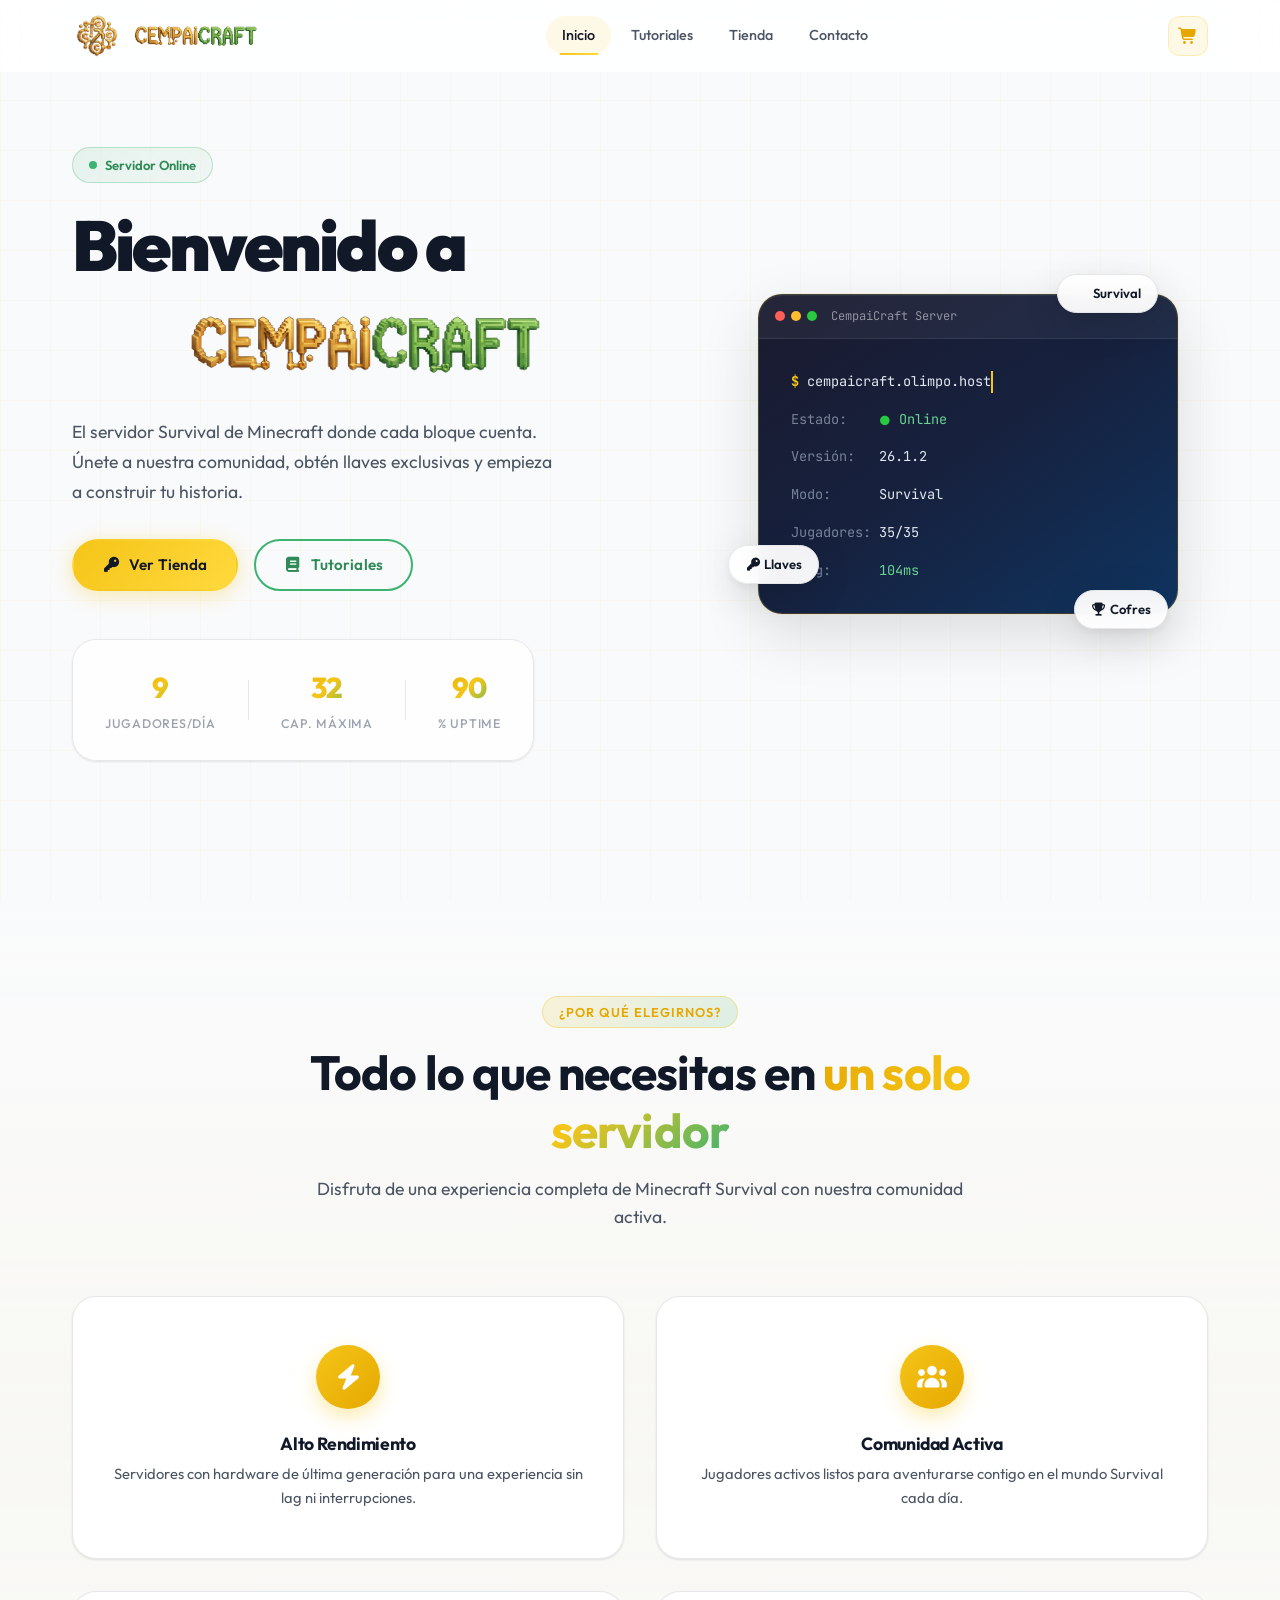
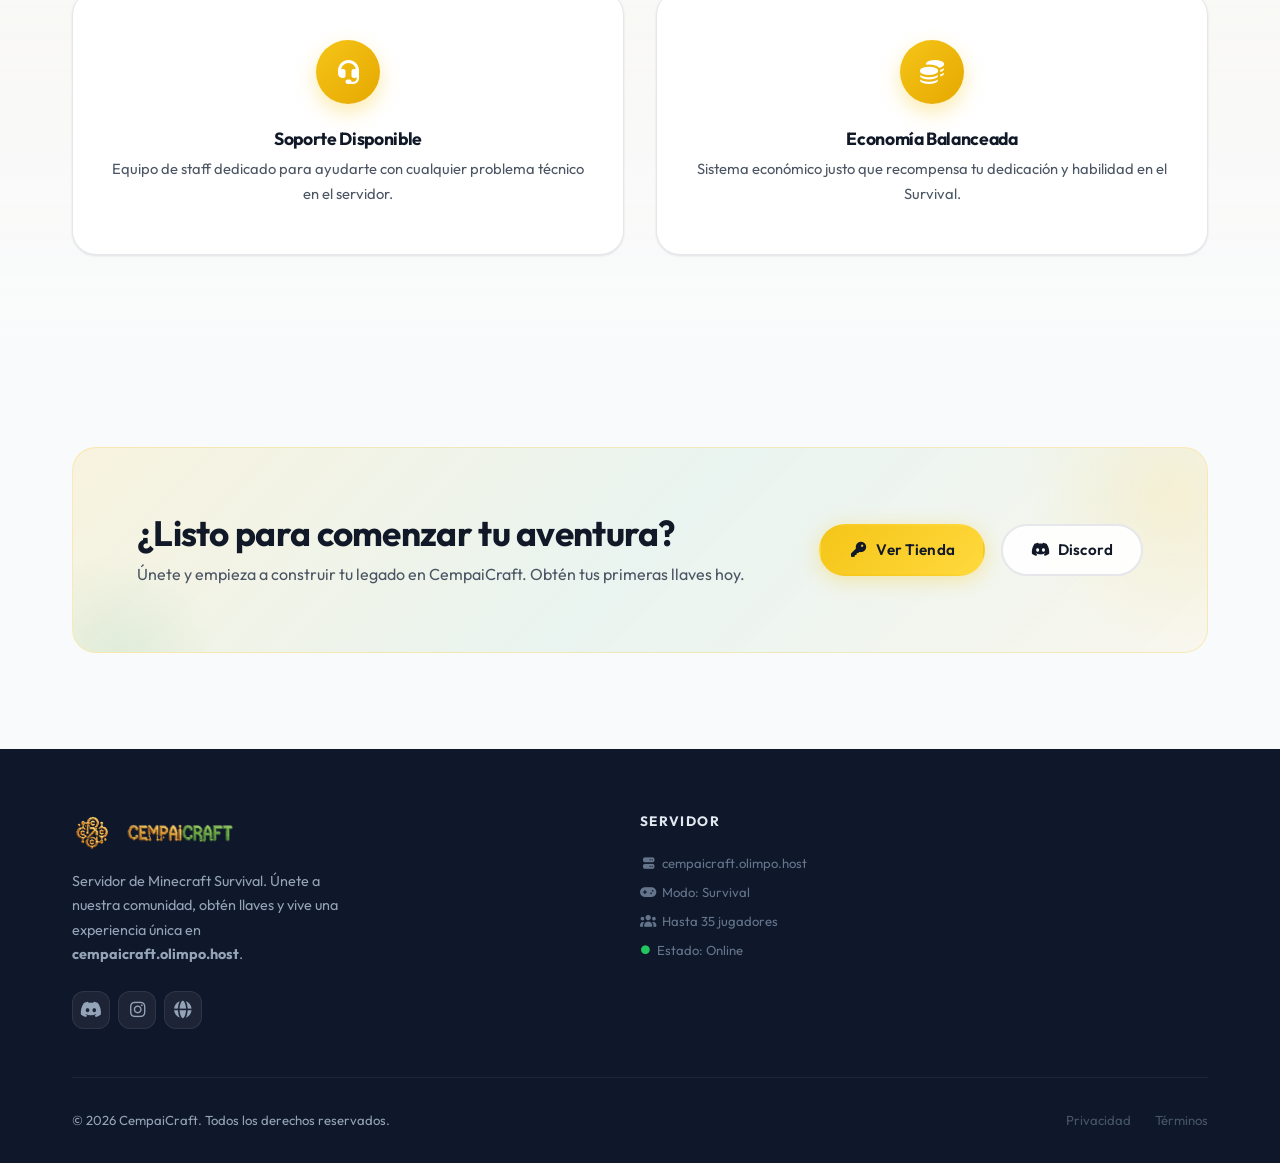
<file: index.html>
<!DOCTYPE html>
<html lang="es">
<head>
  <meta charset="UTF-8" />
  <meta name="viewport" content="width=device-width, initial-scale=1.0" />
  <meta name="description" content="CempaiCraft - Servidor Survival de Minecraft. Únete a nuestra comunidad, aprende comandos, obtén packs de llaves y vive la experiencia." />
  <title>CempaiCraft | Inicio</title>
  <link rel="icon" type="image/png" href="assets/img/Logo.png" />
  <link rel="stylesheet" href="assets/fontawesome/css/all.min.css" />
  <link rel="stylesheet" href="assets/css/main.css" />
  <link rel="stylesheet" href="assets/css/animations.css" />
  <link rel="preconnect" href="https://fonts.googleapis.com" />
  <link rel="preconnect" href="https://fonts.gstatic.com" crossorigin />
  <link href="https://fonts.googleapis.com/css2?family=Outfit:wght@300;400;500;600;700;800;900&family=JetBrains+Mono:wght@400;700&display=swap" rel="stylesheet" />
</head>
<body>
  <!-- Navbar -->
  <div id="navbar-placeholder"></div>

  <!-- Hero -->
  <section class="hero" id="hero">
    <div class="hero__bg-grid"></div>
    <div class="hero__particles" id="particles"></div>

    <div class="hero__content reveal">
      <div class="hero__badge">
        <span class="badge__dot"></span>
        Servidor Online
      </div>
      <h1 class="hero__title">
        Bienvenido a<br/>
        <img src="assets/img/Word.png" alt="CempaiCraft" style="height: clamp(65px, 10vw, 100px); width: auto; object-fit: contain; margin: 10px auto 0; display: block;" />
      </h1>
      <p class="hero__subtitle">
        El servidor Survival de Minecraft donde cada bloque cuenta. Únete a nuestra comunidad,
        obtén llaves exclusivas y empieza a construir tu historia.
      </p>
      <div class="hero__actions">
        <a href="pages/micropagos.html" class="btn btn--primary" id="hero-shop-btn">
          <i class="fa-solid fa-key"></i> Ver Tienda
        </a>
        <a href="pages/tutorial.html" class="btn btn--outline" id="hero-tutorial-btn">
          <i class="fa-solid fa-book"></i> Tutoriales
        </a>
      </div>

      <div class="hero__stats">
        <div class="stat">
          <span class="stat__number" data-target="10">0</span>
          <span class="stat__label">Jugadores/día</span>
        </div>
        <div class="stat__divider"></div>
        <div class="stat">
          <span class="stat__number" data-target="35">0</span>
          <span class="stat__label">Cap. máxima</span>
        </div>
        <div class="stat__divider"></div>
        <div class="stat">
          <span class="stat__number" data-target="98">0</span>
          <span class="stat__label">% Uptime</span>
        </div>
      </div>
    </div>

    <!-- Terminal card -->
    <div class="hero__visual reveal reveal--right">
      <div class="hero__card-container">
        <div class="minecraft-card">
          <div class="minecraft-card__header">
            <div class="mc-dot mc-dot--red"></div>
            <div class="mc-dot mc-dot--yellow"></div>
            <div class="mc-dot mc-dot--green"></div>
            <span>CempaiCraft Server</span>
          </div>
          <div class="minecraft-card__body">
            <div class="mc-line">
              <span class="mc-prompt">$</span>
              <span class="mc-text typing">cempaicraft.olimpo.host</span>
            </div>
            <div class="mc-line mc-line--info">
              <span class="mc-label">Estado:</span>
              <span class="mc-status"><i class="fa-solid fa-circle" style="color:#28C840;font-size:.6rem;"></i> Online</span>
            </div>
            <div class="mc-line mc-line--info">
              <span class="mc-label">Versión:</span>
              <span class="mc-value">26.1.2</span>
            </div>
            <div class="mc-line mc-line--info">
              <span class="mc-label">Modo:</span>
              <span class="mc-value">Survival</span>
            </div>
            <div class="mc-line mc-line--info">
              <span class="mc-label">Jugadores:</span>
              <span class="mc-value">35/35</span>
            </div>
            <div class="mc-line mc-line--info">
              <span class="mc-label">Ping:</span>
              <span class="mc-value mc-value--green" id="ping-display">104ms</span>
            </div>
          </div>
        </div>
        <!-- Floating badges -->
        <div class="floating-badge floating-badge--1">
          <i class="fa-solid fa-pickaxe"></i> Survival
        </div>
        <div class="floating-badge floating-badge--2">
          <i class="fa-solid fa-key"></i> Llaves
        </div>
        <div class="floating-badge floating-badge--3">
          <i class="fa-solid fa-trophy"></i> Cofres
        </div>
      </div>
    </div>
  </section>

  <!-- Features -->
  <section class="features" id="features">
    <div class="container">
      <div class="section-header reveal">
        <span class="section-tag">¿Por qué elegirnos?</span>
        <h2>Todo lo que necesitas en <span class="gradient-text">un solo servidor</span></h2>
        <p>Disfruta de una experiencia completa de Minecraft Survival con nuestra comunidad activa.</p>
      </div>

      <div class="features__grid">
        <!-- Card 1 -->
        <div class="feature-card reveal" style="--delay:0.1s">
          <div class="feature-card__icon">
            <i class="fa-solid fa-bolt"></i>
          </div>
          <h3>Alto Rendimiento</h3>
          <p>Servidores con hardware de última generación para una experiencia sin lag ni interrupciones.</p>
        </div>

        <!-- Card 2 -->
        <div class="feature-card reveal" style="--delay:0.2s">
          <div class="feature-card__icon">
            <i class="fa-solid fa-users"></i>
          </div>
          <h3>Comunidad Activa</h3>
          <p>Jugadores activos listos para aventurarse contigo en el mundo Survival cada día.</p>
        </div>

        <!-- Card 3 -->
        <div class="feature-card reveal" style="--delay:0.3s">
          <div class="feature-card__icon">
            <i class="fa-solid fa-headset"></i>
          </div>
          <h3>Soporte Disponible</h3>
          <p>Equipo de staff dedicado para ayudarte con cualquier problema técnico en el servidor.</p>
        </div>

        <!-- Card 4 -->
        <div class="feature-card reveal" style="--delay:0.4s">
          <div class="feature-card__icon">
            <i class="fa-solid fa-coins"></i>
          </div>
          <h3>Economía Balanceada</h3>
          <p>Sistema económico justo que recompensa tu dedicación y habilidad en el Survival.</p>
        </div>
      </div>
    </div>
  </section>

  <!-- CTA -->
  <section class="cta" id="cta">
    <div class="container">
      <div class="cta__inner reveal">
        <div class="cta__text">
          <h2>¿Listo para comenzar tu aventura?</h2>
          <p>Únete y empieza a construir tu legado en CempaiCraft. Obtén tus primeras llaves hoy.</p>
        </div>
        <div class="cta__actions">
          <a href="pages/micropagos.html" class="btn btn--primary" id="cta-shop-btn">
            <i class="fa-solid fa-key"></i> Ver Tienda
          </a>
          <a href="pages/contacto.html" class="btn btn--ghost" id="cta-contact-btn">
            <i class="fa-brands fa-discord"></i> Discord
          </a>
        </div>
      </div>
    </div>
  </section>

  <!-- Footer -->
  <div id="footer-placeholder"></div>

  <script src="assets/js/components.js"></script>
  <script src="assets/js/animations.js"></script>
  <script src="assets/js/cart.js"></script>
  <script src="assets/js/main.js"></script>
  <script>
    /* ── Ping oscillation 100-110ms ── */
    (function () {
      const el = document.getElementById('ping-display');
      if (!el) return;
      setInterval(() => {
        const ping = Math.floor(Math.random() * 11) + 100;
        el.textContent = ping + 'ms';
      }, 3000);
    })();
  </script>
</body>
</html>
</file>
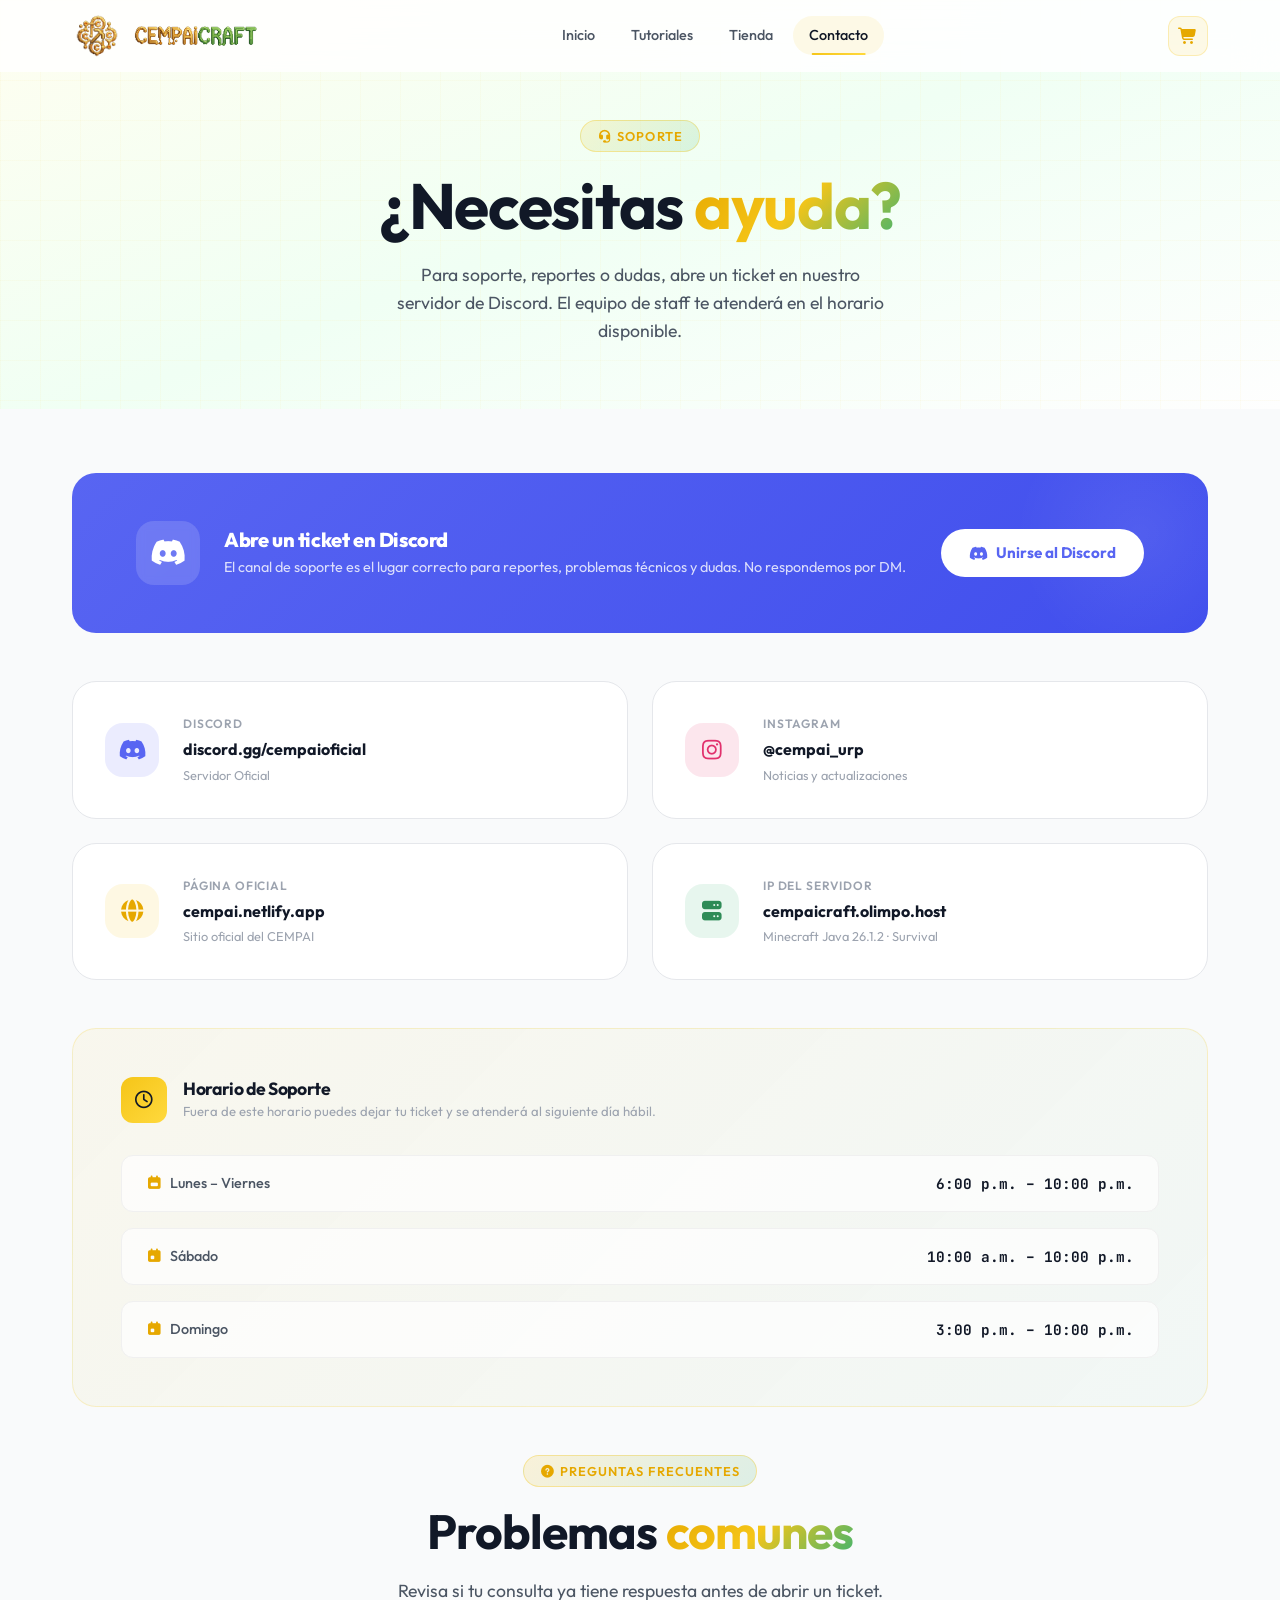
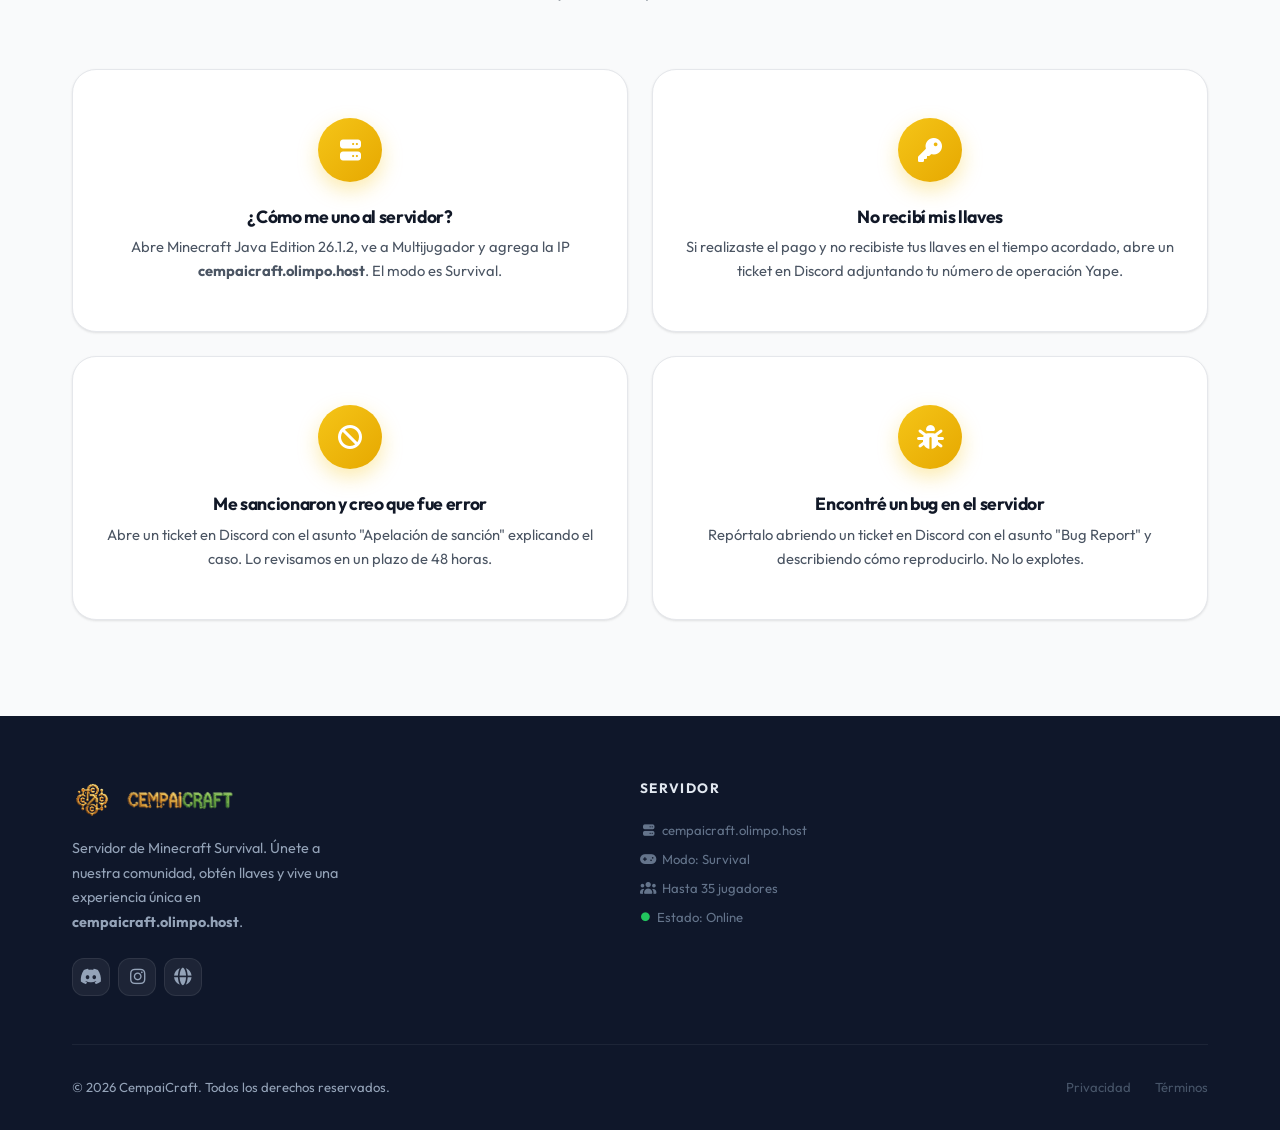
<file: pages/contacto.html>
<!DOCTYPE html>
<html lang="es">
<head>
  <meta charset="UTF-8" />
  <meta name="viewport" content="width=device-width, initial-scale=1.0" />
  <meta name="description" content="Contacta al equipo de CempaiCraft. Abre un ticket en Discord para soporte técnico, reportes o dudas del servidor Survival." />
  <title>Contacto | CempaiCraft</title>
  <link rel="icon" type="image/png" href="../assets/img/Logo.png" />
  <link rel="stylesheet" href="../assets/fontawesome/css/all.min.css" />
  <link rel="stylesheet" href="../assets/css/main.css" />
  <link rel="stylesheet" href="../assets/css/animations.css" />
  <link rel="preconnect" href="https://fonts.googleapis.com" />
  <link rel="preconnect" href="https://fonts.gstatic.com" crossorigin />
  <link href="https://fonts.googleapis.com/css2?family=Outfit:wght@300;400;500;600;700;800;900&family=JetBrains+Mono:wght@400;700&display=swap" rel="stylesheet" />
  <style>
    /* ── Contact page styles ── */
    .contact-section {
      padding: var(--spacing-3xl) 0 var(--spacing-4xl);
    }

    /* Discord CTA Banner */
    .discord-banner {
      display: flex;
      align-items: center;
      justify-content: space-between;
      gap: var(--spacing-xl);
      padding: var(--spacing-2xl) var(--spacing-3xl);
      background: linear-gradient(135deg, #5865F2 0%, #404EED 100%);
      border-radius: var(--radius-xl);
      margin-bottom: var(--spacing-2xl);
      position: relative;
      overflow: hidden;
    }

    .discord-banner::before {
      content: '';
      position: absolute;
      top: -40%;
      right: -5%;
      width: 250px;
      height: 250px;
      background: radial-gradient(circle, rgba(255,255,255,0.08), transparent 70%);
      pointer-events: none;
    }

    .discord-banner__left {
      display: flex;
      align-items: center;
      gap: var(--spacing-lg);
      position: relative;
      z-index: 1;
    }

    .discord-banner__icon {
      width: 64px;
      height: 64px;
      background: rgba(255,255,255,0.15);
      border-radius: var(--radius-lg);
      display: flex;
      align-items: center;
      justify-content: center;
      font-size: 1.8rem;
      color: #fff;
      flex-shrink: 0;
      backdrop-filter: blur(4px);
    }

    .discord-banner__text h3 {
      font-size: 1.25rem;
      font-weight: 800;
      color: #fff;
      margin-bottom: 4px;
    }

    .discord-banner__text p {
      font-size: 0.9rem;
      color: rgba(255,255,255,0.8);
      margin: 0;
    }

    .discord-banner__btn {
      display: inline-flex;
      align-items: center;
      gap: 0.5rem;
      padding: 0.75rem 1.75rem;
      background: #fff;
      color: #5865F2;
      border-radius: var(--radius-full);
      font-weight: 700;
      font-size: 0.95rem;
      transition: all var(--transition-spring);
      white-space: nowrap;
      flex-shrink: 0;
      position: relative;
      z-index: 1;
    }

    .discord-banner__btn:hover {
      transform: translateY(-3px);
      box-shadow: 0 8px 24px rgba(0,0,0,0.25);
    }

    /* Contact cards grid */
    .contact-cards {
      display: grid;
      grid-template-columns: repeat(2, 1fr);
      gap: var(--spacing-lg);
      margin-bottom: var(--spacing-2xl);
    }

    .contact-card {
      display: flex;
      align-items: center;
      gap: var(--spacing-lg);
      padding: var(--spacing-xl);
      background: var(--color-surface);
      border: 1px solid var(--color-border);
      border-radius: var(--radius-xl);
      transition: all var(--transition-slow);
      text-decoration: none;
      color: inherit;
    }

    .contact-card:hover {
      transform: translateY(-4px);
      box-shadow: var(--shadow-lg);
      border-color: rgba(245,197,24,0.35);
    }

    .contact-card--discord:hover  { border-color: rgba(88,101,242,0.4);  box-shadow: 0 8px 30px rgba(88,101,242,0.12); }
    .contact-card--instagram:hover { border-color: rgba(225,48,108,0.4); box-shadow: 0 8px 30px rgba(225,48,108,0.12); }

    .contact-card__icon {
      width: 54px;
      height: 54px;
      border-radius: var(--radius-lg);
      display: flex;
      align-items: center;
      justify-content: center;
      font-size: 1.4rem;
      flex-shrink: 0;
      transition: transform var(--transition-spring);
    }

    .contact-card:hover .contact-card__icon { transform: scale(1.12) rotate(-5deg); }

    .contact-card--discord   .contact-card__icon { background: rgba(88,101,242,0.12);  color: #5865F2; }
    .contact-card--instagram .contact-card__icon { background: rgba(225,48,108,0.12); color: #E1306C; }
    .contact-card--web       .contact-card__icon { background: rgba(245,197,24,0.12);  color: var(--color-primary-dark); }
    .contact-card--server    .contact-card__icon { background: rgba(60,179,113,0.12);  color: var(--color-secondary-dark); }

    .contact-card__label {
      font-size: 0.75rem;
      font-weight: 600;
      text-transform: uppercase;
      letter-spacing: 0.07em;
      color: var(--color-text-muted);
      margin-bottom: 4px;
    }

    .contact-card__value {
      font-size: 1rem;
      font-weight: 700;
      color: var(--color-text-primary);
      word-break: break-all;
    }

    .contact-card__sub {
      font-size: 0.8rem;
      color: var(--color-text-muted);
      margin-top: 2px;
    }

    /* Schedule */
    .schedule-card {
      background: linear-gradient(135deg, rgba(245,197,24,0.06), rgba(60,179,113,0.04));
      border: 1px solid rgba(245,197,24,0.2);
      border-radius: var(--radius-xl);
      padding: var(--spacing-2xl);
      margin-bottom: var(--spacing-2xl);
    }

    .schedule-card__header {
      display: flex;
      align-items: center;
      gap: var(--spacing-md);
      margin-bottom: var(--spacing-xl);
    }

    .schedule-card__header-icon {
      width: 46px;
      height: 46px;
      background: var(--gradient-primary);
      border-radius: var(--radius-md);
      display: flex;
      align-items: center;
      justify-content: center;
      font-size: 1.1rem;
      color: var(--color-text-primary);
      flex-shrink: 0;
    }

    .schedule-card__header h3 { font-size: 1.1rem; margin: 0; }
    .schedule-card__header p  { font-size: 0.82rem; color: var(--color-text-muted); margin: 2px 0 0; }

    .schedule-rows {
      display: flex;
      flex-direction: column;
      gap: var(--spacing-md);
    }

    .schedule-row {
      display: flex;
      align-items: center;
      justify-content: space-between;
      padding: var(--spacing-md) var(--spacing-lg);
      background: rgba(255,255,255,0.7);
      border: 1px solid var(--color-border-light);
      border-radius: var(--radius-md);
    }

    .schedule-row__day {
      display: flex;
      align-items: center;
      gap: var(--spacing-sm);
      font-size: 0.9rem;
      font-weight: 500;
      color: var(--color-text-secondary);
    }

    .schedule-row__day i { color: var(--color-primary-dark); width: 16px; text-align: center; }

    .schedule-row__time {
      font-size: 0.9rem;
      font-weight: 700;
      color: var(--color-text-primary);
      font-family: var(--font-mono);
    }

    /* FAQ section */
    .faq-grid {
      display: grid;
      grid-template-columns: repeat(2, 1fr);
      gap: var(--spacing-lg);
    }

    @media (max-width: 768px) {
      .discord-banner { flex-direction: column; text-align: center; padding: var(--spacing-xl); }
      .discord-banner__left { flex-direction: column; }
      .contact-cards { grid-template-columns: 1fr; }
      .faq-grid { grid-template-columns: 1fr; }
      .schedule-row { flex-direction: column; align-items: flex-start; gap: 0.5rem; }
    }
  </style>
</head>
<body>
  <div id="navbar-placeholder"></div>

  <!-- Hero -->
  <section class="page-hero">
    <div class="page-hero__content reveal">
      <span class="section-tag"><i class="fa-solid fa-headset"></i> Soporte</span>
      <h1>¿Necesitas <span class="gradient-text">ayuda?</span></h1>
      <p>Para soporte, reportes o dudas, abre un ticket en nuestro servidor de Discord. El equipo de staff te atenderá en el horario disponible.</p>
    </div>
  </section>

  <main class="container">
    <div class="contact-section">

      <!-- Discord Banner -->
      <div class="discord-banner reveal" id="discord-banner">
        <div class="discord-banner__left">
          <div class="discord-banner__icon">
            <i class="fa-brands fa-discord"></i>
          </div>
          <div class="discord-banner__text">
            <h3>Abre un ticket en Discord</h3>
            <p>El canal de soporte es el lugar correcto para reportes, problemas técnicos y dudas. No respondemos por DM.</p>
          </div>
        </div>
        <a href="https://discord.gg/mU7axZHUDZ" class="discord-banner__btn" id="btn-open-discord" target="_blank" rel="noopener noreferrer">
          <i class="fa-brands fa-discord"></i> Unirse al Discord
        </a>
      </div>

      <!-- Contact Cards -->
      <div class="contact-cards stagger" id="contact-cards">

        <a href="https://discord.gg/mU7axZHUDZ" class="contact-card contact-card--discord reveal" id="card-discord" target="_blank" rel="noopener noreferrer">
          <div class="contact-card__icon">
            <i class="fa-brands fa-discord"></i>
          </div>
          <div>
            <div class="contact-card__label">Discord</div>
            <div class="contact-card__value">discord.gg/cempaioficial</div>
            <div class="contact-card__sub">Servidor Oficial</div>
          </div>
        </a>

        <a href="https://www.instagram.com/cempai_urp/" class="contact-card contact-card--instagram reveal" id="card-instagram" target="_blank" rel="noopener noreferrer">
          <div class="contact-card__icon">
            <i class="fa-brands fa-instagram"></i>
          </div>
          <div>
            <div class="contact-card__label">Instagram</div>
            <div class="contact-card__value">@cempai_urp</div>
            <div class="contact-card__sub">Noticias y actualizaciones</div>
          </div>
        </a>

        <a href="https://cempai.netlify.app" class="contact-card contact-card--web reveal" id="card-web" target="_blank" rel="noopener noreferrer">
          <div class="contact-card__icon">
            <i class="fa-solid fa-globe"></i>
          </div>
          <div>
            <div class="contact-card__label">Página Oficial</div>
            <div class="contact-card__value">cempai.netlify.app</div>
            <div class="contact-card__sub">Sitio oficial del CEMPAI</div>
          </div>
        </a>

        <div class="contact-card contact-card--server reveal" id="card-server" style="cursor:default;">
          <div class="contact-card__icon">
            <i class="fa-solid fa-server"></i>
          </div>
          <div>
            <div class="contact-card__label">IP del Servidor</div>
            <div class="contact-card__value">cempaicraft.olimpo.host</div>
            <div class="contact-card__sub">Minecraft Java 26.1.2 · Survival</div>
          </div>
        </div>

      </div>

      <!-- Horario de Soporte -->
      <div class="schedule-card reveal" id="schedule-section">
        <div class="schedule-card__header">
          <div class="schedule-card__header-icon">
            <i class="fa-regular fa-clock"></i>
          </div>
          <div>
            <h3>Horario de Soporte</h3>
            <p>Fuera de este horario puedes dejar tu ticket y se atenderá al siguiente día hábil.</p>
          </div>
        </div>
        <div class="schedule-rows">
          <div class="schedule-row">
            <span class="schedule-row__day">
              <i class="fa-solid fa-calendar-week"></i> Lunes – Viernes
            </span>
            <span class="schedule-row__time">6:00 p.m. – 10:00 p.m.</span>
          </div>
          <div class="schedule-row">
            <span class="schedule-row__day">
              <i class="fa-solid fa-calendar-day"></i> Sábado
            </span>
            <span class="schedule-row__time">10:00 a.m. – 10:00 p.m.</span>
          </div>
          <div class="schedule-row">
            <span class="schedule-row__day">
              <i class="fa-solid fa-calendar-day"></i> Domingo
            </span>
            <span class="schedule-row__time">3:00 p.m. – 10:00 p.m.</span>
          </div>
        </div>
      </div>

      <!-- FAQ -->
      <div class="section-header reveal">
        <span class="section-tag"><i class="fa-solid fa-circle-question"></i> Preguntas frecuentes</span>
        <h2>Problemas <span class="gradient-text">comunes</span></h2>
        <p>Revisa si tu consulta ya tiene respuesta antes de abrir un ticket.</p>
      </div>

      <div class="faq-grid" id="faq-grid">
        <div class="feature-card reveal" style="--delay:0.1s">
          <div class="feature-card__icon"><i class="fa-solid fa-server"></i></div>
          <h3>¿Cómo me uno al servidor?</h3>
          <p>Abre Minecraft Java Edition 26.1.2, ve a Multijugador y agrega la IP <strong>cempaicraft.olimpo.host</strong>. El modo es Survival.</p>
        </div>
        <div class="feature-card reveal" style="--delay:0.2s">
          <div class="feature-card__icon"><i class="fa-solid fa-key"></i></div>
          <h3>No recibí mis llaves</h3>
          <p>Si realizaste el pago y no recibiste tus llaves en el tiempo acordado, abre un ticket en Discord adjuntando tu número de operación Yape.</p>
        </div>
        <div class="feature-card reveal" style="--delay:0.3s">
          <div class="feature-card__icon"><i class="fa-solid fa-ban"></i></div>
          <h3>Me sancionaron y creo que fue error</h3>
          <p>Abre un ticket en Discord con el asunto "Apelación de sanción" explicando el caso. Lo revisamos en un plazo de 48 horas.</p>
        </div>
        <div class="feature-card reveal" style="--delay:0.4s">
          <div class="feature-card__icon"><i class="fa-solid fa-bug"></i></div>
          <h3>Encontré un bug en el servidor</h3>
          <p>Repórtalo abriendo un ticket en Discord con el asunto "Bug Report" y describiendo cómo reproducirlo. No lo explotes.</p>
        </div>
      </div>

    </div>
  </main>

  <div id="footer-placeholder"></div>

  <script src="../assets/js/components.js"></script>
  <script src="../assets/js/animations.js"></script>
  <script src="../assets/js/cart.js"></script>
  <script src="../assets/js/main.js"></script>
</body>
</html>
</file>
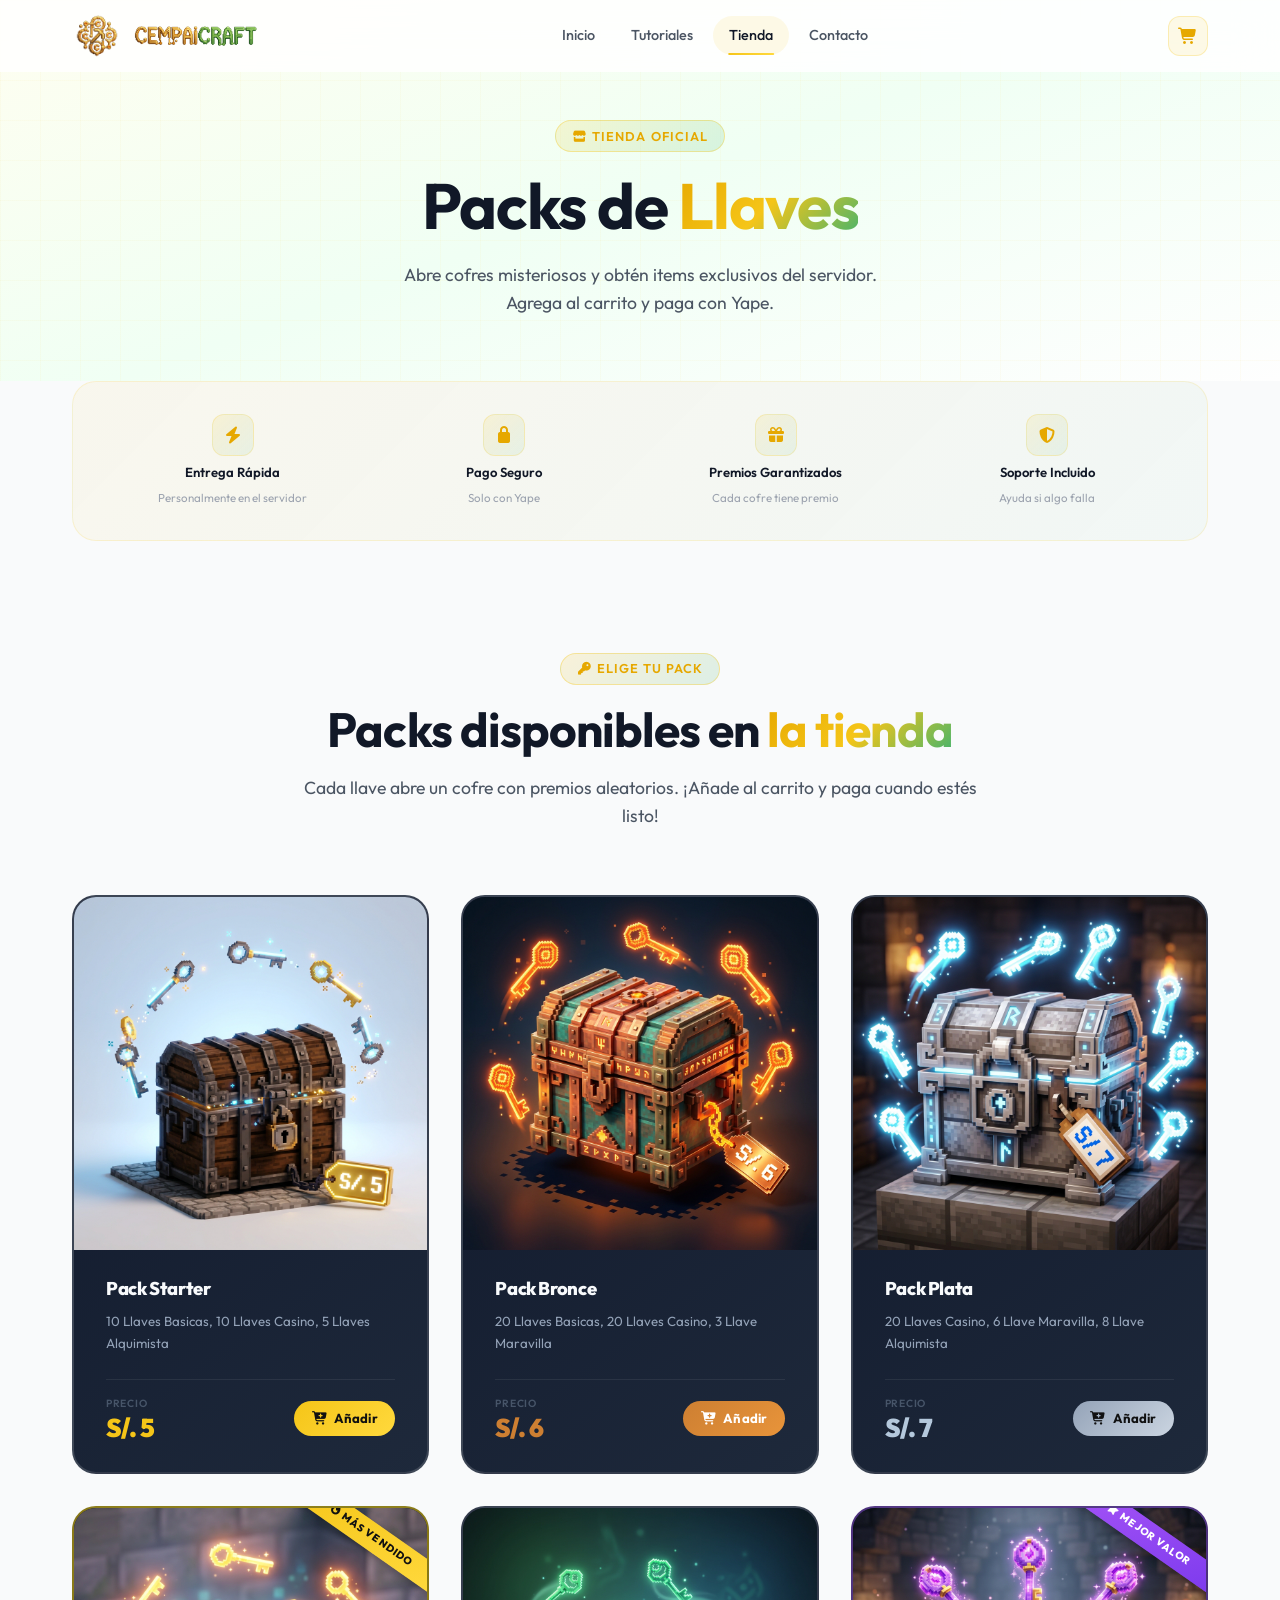
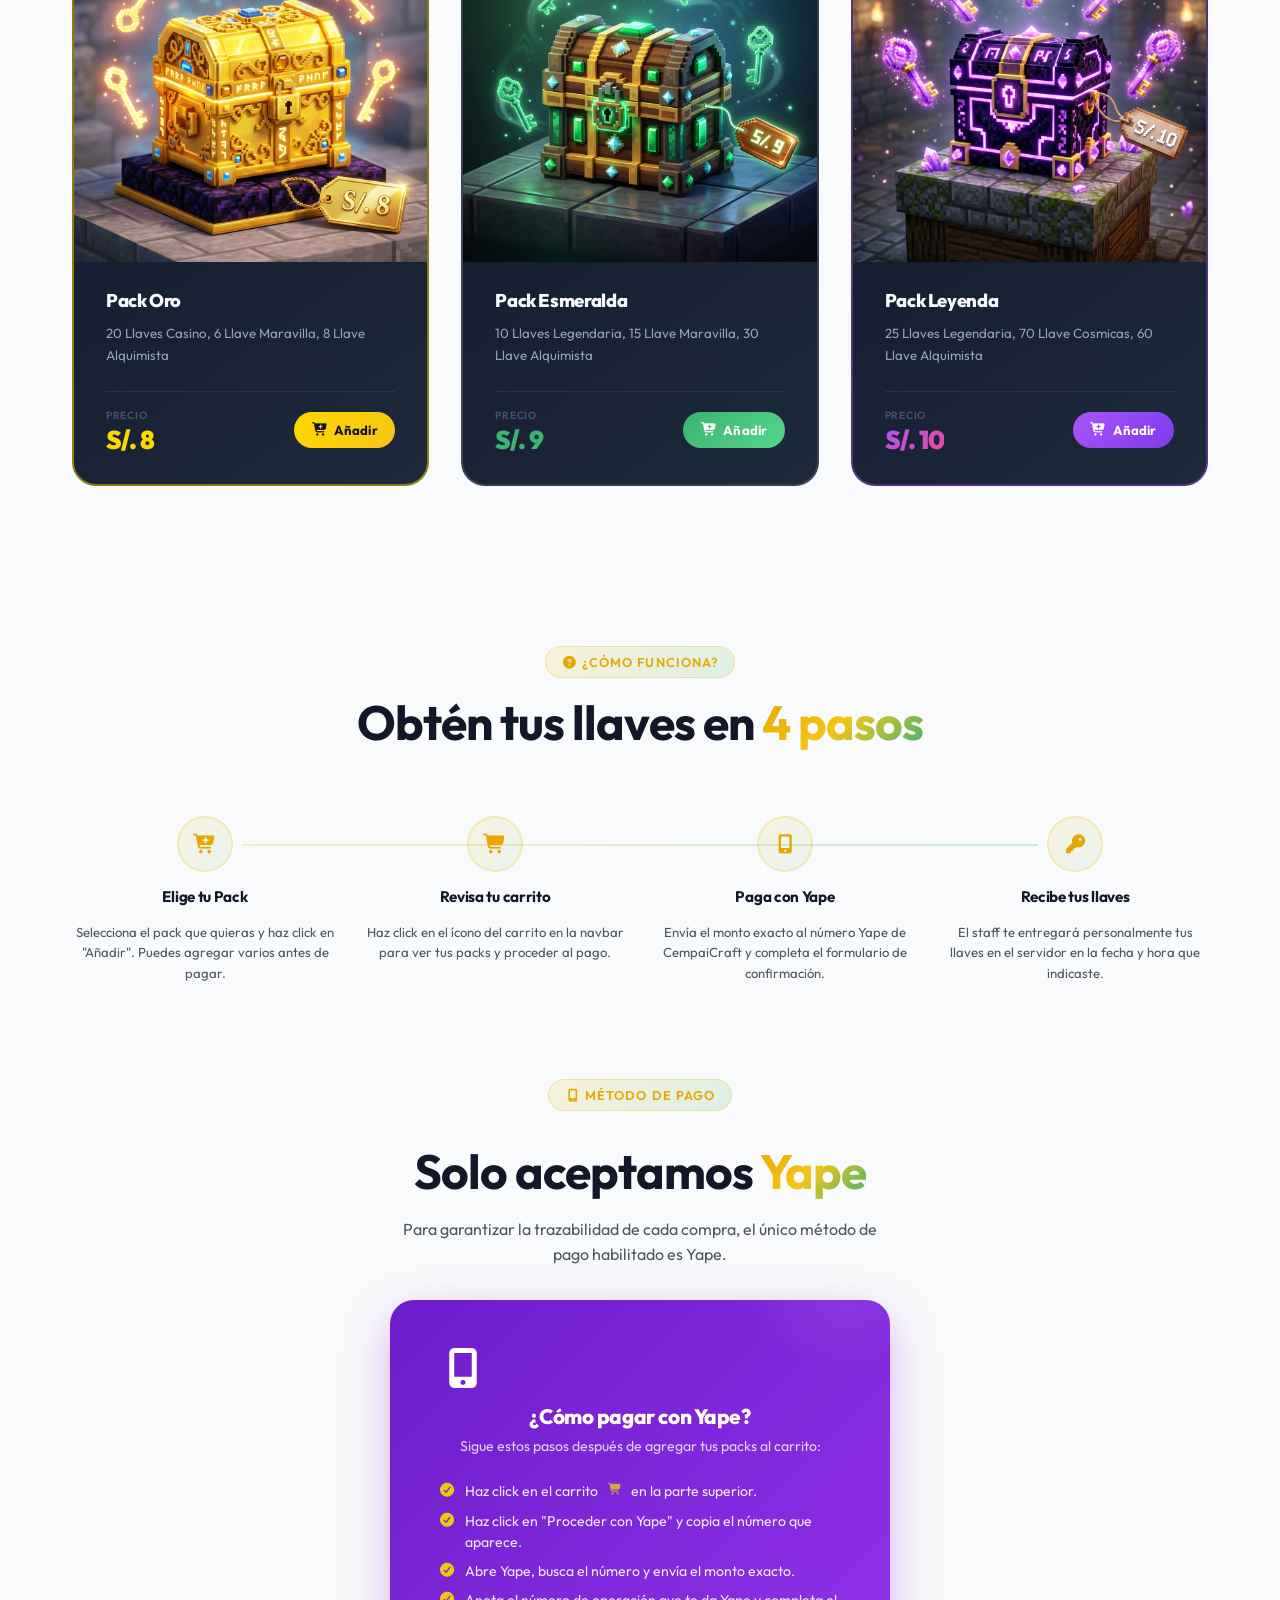
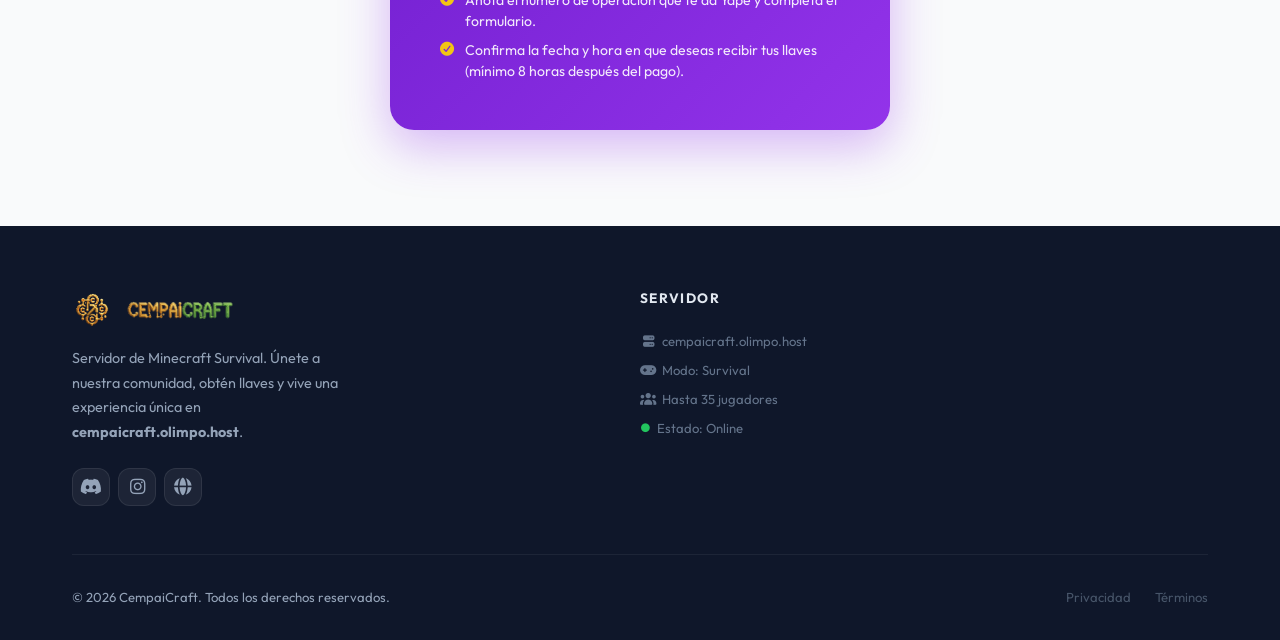
<file: pages/micropagos.html>
<!DOCTYPE html>
<html lang="es">
<head>
  <meta charset="UTF-8" />
  <meta name="viewport" content="width=device-width, initial-scale=1.0" />
  <meta name="description" content="Tienda de CempaiCraft. Compra packs de llaves para desbloquear cofres con items y beneficios exclusivos. Pago con Yape." />
  <title>Tienda | CempaiCraft</title>
  <link rel="icon" type="image/png" href="../assets/img/Logo.png" />
  <link rel="stylesheet" href="../assets/fontawesome/css/all.min.css" />
  <link rel="stylesheet" href="../assets/css/main.css" />
  <link rel="stylesheet" href="../assets/css/animations.css" />
  <link rel="preconnect" href="https://fonts.googleapis.com" />
  <link rel="preconnect" href="https://fonts.gstatic.com" crossorigin />
  <link href="https://fonts.googleapis.com/css2?family=Outfit:wght@300;400;500;600;700;800;900&family=JetBrains+Mono:wght@400;700&display=swap" rel="stylesheet" />
  <style>
    /* ── Shop page ─────────────────────────────── */
    .shop-section { padding: var(--spacing-3xl) 0 var(--spacing-4xl); }

    .packs-grid {
      display: grid;
      grid-template-columns: repeat(3, 1fr);
      gap: var(--spacing-xl);
      margin-bottom: var(--spacing-3xl);
    }

    /* ── Pack card ─────────────────────────────── */
    .pack-card {
      background: linear-gradient(145deg, #0f172a, #1e293b);
      border: 2px solid rgba(255,255,255,0.15);
      border-radius: var(--radius-xl);
      overflow: hidden;
      transition: all var(--transition-slow);
      cursor: default;
      position: relative;
      display: flex;
      flex-direction: column;
    }

    .pack-card::before {
      content: '';
      position: absolute;
      inset: 0;
      border-radius: inherit;
      opacity: 0;
      transition: opacity var(--transition-slow);
      pointer-events: none;
      z-index: 0;
    }

    .pack-card--starter::before   { background: radial-gradient(ellipse at top, rgba(245,197,24,0.25), transparent 70%); }
    .pack-card--bronce::before    { background: radial-gradient(ellipse at top, rgba(205,127,50,0.3), transparent 70%); }
    .pack-card--plata::before     { background: radial-gradient(ellipse at top, rgba(180,200,220,0.3), transparent 70%); }
    .pack-card--oro::before       { background: radial-gradient(ellipse at top, rgba(255,215,0,0.35), transparent 70%); }
    .pack-card--esmeralda::before { background: radial-gradient(ellipse at top, rgba(60,179,113,0.35), transparent 70%); }
    .pack-card--leyenda::before   { background: radial-gradient(ellipse at top, rgba(168,85,247,0.4), transparent 70%); }

    .pack-card:hover { transform: translateY(-10px) scale(1.02); }
    .pack-card:hover::before { opacity: 1; }

    .pack-card--starter:hover  { border-color: rgba(245,197,24,0.8);  box-shadow: 0 25px 60px rgba(245,197,24,0.25); }
    .pack-card--bronce:hover   { border-color: rgba(205,127,50,0.8);  box-shadow: 0 25px 60px rgba(205,127,50,0.3); }
    .pack-card--plata:hover    { border-color: rgba(180,200,220,0.8); box-shadow: 0 25px 60px rgba(180,200,220,0.25); }
    .pack-card--oro:hover      { border-color: rgba(255,215,0,0.9);   box-shadow: 0 25px 60px rgba(255,215,0,0.3); }
    .pack-card--esmeralda:hover{ border-color: rgba(60,179,113,0.9);  box-shadow: 0 25px 60px rgba(60,179,113,0.3); }
    .pack-card--leyenda:hover  { border-color: rgba(168,85,247,0.9);  box-shadow: 0 25px 60px rgba(168,85,247,0.4); }

    .pack-card--featured { border-color: rgba(255,215,0,0.5); }
    .pack-card--leyenda  { border-color: rgba(168,85,247,0.4); }

    /* Ribbon */
    .pack-ribbon {
      position: absolute;
      top: 14px; right: -28px;
      background: linear-gradient(135deg, #F5C518, #FFD93D);
      color: #111;
      font-size: 0.65rem;
      font-weight: 800;
      padding: 5px 36px;
      transform: rotate(35deg);
      letter-spacing: 0.07em;
      text-transform: uppercase;
      z-index: 10;
      box-shadow: 0 2px 8px rgba(0,0,0,0.3);
    }

    .pack-ribbon--legend { background: linear-gradient(135deg, #a855f7, #7c3aed); color: #fff; }

    /* Image */
    .pack-card__image {
      width: 100%;
      aspect-ratio: 1;
      overflow: hidden;
      position: relative;
      z-index: 1;
      flex-shrink: 0;
    }

    .pack-card__image img {
      width: 100%;
      height: 100%;
      object-fit: cover;
      transition: transform var(--transition-slow);
    }

    .pack-card:hover .pack-card__image img { transform: scale(1.06); }

    /* Body */
    .pack-card__body {
      padding: var(--spacing-lg) var(--spacing-xl) var(--spacing-xl);
      position: relative;
      z-index: 1;
      flex: 1;
      display: flex;
      flex-direction: column;
    }

    .pack-card__name {
      font-size: 1.15rem;
      font-weight: 800;
      color: #f8fafc;
      letter-spacing: -0.02em;
      margin-bottom: var(--spacing-sm);
    }

    .pack-card__desc {
      font-size: 0.83rem;
      color: #94a3b8;
      line-height: 1.65;
      flex: 1;
      margin-bottom: var(--spacing-lg);
    }

    /* Footer */
    .pack-card__footer {
      display: flex;
      align-items: center;
      justify-content: space-between;
      gap: var(--spacing-sm);
      padding-top: var(--spacing-md);
      border-top: 1px solid rgba(255,255,255,0.07);
    }

    .pack-card__price { display: flex; flex-direction: column; }
    .pack-card__price-label {
      font-size: 0.65rem;
      color: #475569;
      font-weight: 600;
      text-transform: uppercase;
      letter-spacing: 0.07em;
      margin-bottom: 2px;
    }
    .pack-card__price-amount {
      font-size: 1.6rem;
      font-weight: 900;
      line-height: 1;
      letter-spacing: -0.04em;
    }

    .pack-card--starter  .pack-card__price-amount { color: #F5C518; }
    .pack-card--bronce   .pack-card__price-amount { color: #CD7F32; }
    .pack-card--plata    .pack-card__price-amount { color: #B4C8DC; }
    .pack-card--oro      .pack-card__price-amount { color: #FFD700; }
    .pack-card--esmeralda .pack-card__price-amount { color: #3CB371; }
    .pack-card--leyenda  .pack-card__price-amount {
      background: linear-gradient(135deg, #a855f7, #ec4899);
      -webkit-background-clip: text;
      -webkit-text-fill-color: transparent;
      background-clip: text;
    }

    /* Add to cart button */
    .pack-card__add-btn {
      display: inline-flex;
      align-items: center;
      gap: 6px;
      padding: 0.6rem 1.1rem;
      border-radius: var(--radius-full);
      font-family: var(--font-primary);
      font-size: 0.82rem;
      font-weight: 700;
      cursor: pointer;
      border: none;
      transition: all var(--transition-spring);
      letter-spacing: 0.01em;
      white-space: nowrap;
      flex-shrink: 0;
    }

    .pack-card--starter  .pack-card__add-btn { background: linear-gradient(135deg,#F5C518,#FFD93D); color:#111; }
    .pack-card--bronce   .pack-card__add-btn { background: linear-gradient(135deg,#CD7F32,#E8943A); color:#fff; }
    .pack-card--plata    .pack-card__add-btn { background: linear-gradient(135deg,#94a3b8,#cbd5e1); color:#111; }
    .pack-card--oro      .pack-card__add-btn { background: linear-gradient(135deg,#FFD700,#F5C518); color:#111; }
    .pack-card--esmeralda .pack-card__add-btn { background: linear-gradient(135deg,#3CB371,#56D68A); color:#fff; }
    .pack-card--leyenda  .pack-card__add-btn { background: linear-gradient(135deg,#a855f7,#7c3aed); color:#fff; }

    .pack-card__add-btn:hover { transform: scale(1.08); box-shadow: 0 6px 20px rgba(0,0,0,0.3); }
    .pack-card__add-btn:active { transform: scale(0.96); }

    /* ── Info Banner ─────────────────────────── */
    .shop-info-banner {
      display: grid;
      grid-template-columns: repeat(4,1fr);
      gap: var(--spacing-md);
      padding: var(--spacing-xl);
      background: linear-gradient(135deg, rgba(245,197,24,0.06), rgba(60,179,113,0.04));
      border: 1px solid rgba(245,197,24,0.15);
      border-radius: var(--radius-xl);
      margin-bottom: var(--spacing-2xl);
    }

    .shop-info-item {
      display: flex;
      flex-direction: column;
      align-items: center;
      text-align: center;
      gap: 6px;
    }

    .shop-info-item__icon {
      width: 42px; height: 42px;
      background: linear-gradient(135deg, rgba(245,197,24,0.12), rgba(60,179,113,0.08));
      border: 1px solid rgba(245,197,24,0.2);
      border-radius: var(--radius-md);
      display: flex; align-items: center; justify-content: center;
      font-size: 1rem;
      color: var(--color-primary-dark);
    }

    .shop-info-item__label { font-size: 0.82rem; font-weight: 600; color: var(--color-text-primary); }
    .shop-info-item__sub   { font-size: 0.72rem; color: var(--color-text-muted); }

    /* ── How it works ─────────────────────────── */
    .how-section { padding: 0 0 var(--spacing-4xl); }

    .steps-grid {
      display: grid;
      grid-template-columns: repeat(4,1fr);
      gap: var(--spacing-lg);
      position: relative;
    }

    .steps-grid::before {
      content: '';
      position: absolute;
      top: 28px;
      left: calc(12.5% + 28px);
      right: calc(12.5% + 28px);
      height: 2px;
      background: linear-gradient(90deg, var(--color-primary), var(--color-secondary));
      opacity: 0.25;
    }

    .step-item {
      display: flex;
      flex-direction: column;
      align-items: center;
      text-align: center;
      gap: var(--spacing-md);
    }

    .step-item__icon {
      width: 56px; height: 56px;
      border-radius: 50%;
      background: linear-gradient(135deg, rgba(245,197,24,0.12), rgba(60,179,113,0.08));
      border: 2px solid rgba(245,197,24,0.25);
      display: flex; align-items: center; justify-content: center;
      font-size: 1.2rem;
      color: var(--color-primary-dark);
      position: relative;
      z-index: 1;
      transition: all var(--transition-spring);
    }

    .step-item:hover .step-item__icon {
      background: var(--gradient-primary);
      border-color: var(--color-primary);
      color: var(--color-text-primary);
      transform: scale(1.15);
      box-shadow: 0 8px 24px rgba(245,197,24,0.35);
    }

    .step-item h4 { font-size: 0.95rem; font-weight: 700; }
    .step-item p  { font-size: 0.82rem; color: var(--color-text-secondary); line-height: 1.55; }

    /* ── Yape section ─────────────────────────── */
    .yape-section {
      padding-bottom: var(--spacing-4xl);
      text-align: center;
    }

    .yape-card {
      max-width: 500px;
      margin: var(--spacing-xl) auto 0;
      background: linear-gradient(135deg, #6C1CCB, #9333EA);
      border-radius: var(--radius-xl);
      padding: var(--spacing-2xl);
      color: #fff;
      position: relative;
      overflow: hidden;
      box-shadow: 0 16px 48px rgba(147,51,234,0.35);
    }

    .yape-card::before {
      content: '';
      position: absolute;
      top: -30%; right: -10%;
      width: 200px; height: 200px;
      background: radial-gradient(circle, rgba(255,255,255,0.1), transparent 70%);
      pointer-events: none;
    }

    .yape-card__icon { font-size: 2.5rem; margin-bottom: var(--spacing-md); display: block; }
    .yape-card h3 { font-size: 1.3rem; font-weight: 800; margin-bottom: 6px; }
    .yape-card p  { font-size: 0.88rem; opacity: .8; margin-bottom: var(--spacing-lg); }

    .yape-card__steps {
      list-style: none;
      text-align: left;
      display: flex;
      flex-direction: column;
      gap: var(--spacing-sm);
    }

    .yape-card__steps li {
      display: flex;
      align-items: flex-start;
      gap: 0.6rem;
      font-size: 0.88rem;
      opacity: .9;
      line-height: 1.5;
    }

    .yape-card__steps li i { color: #FFD700; flex-shrink: 0; margin-top: 2px; }

    @media (max-width: 1024px) {
      .packs-grid { grid-template-columns: repeat(2,1fr); }
      .shop-info-banner { grid-template-columns: repeat(2,1fr); }
      .steps-grid { grid-template-columns: repeat(2,1fr); }
      .steps-grid::before { display: none; }
    }

    @media (max-width: 640px) {
      .packs-grid { grid-template-columns: 1fr; }
    }
  </style>
</head>
<body>
  <div id="navbar-placeholder"></div>

  <!-- Hero -->
  <section class="page-hero">
    <div class="page-hero__content reveal">
      <span class="section-tag"><i class="fa-solid fa-store"></i> Tienda Oficial</span>
      <h1>Packs de <span class="gradient-text">Llaves</span></h1>
      <p>Abre cofres misteriosos y obtén items exclusivos del servidor. Agrega al carrito y paga con Yape.</p>
    </div>
  </section>

  <main class="container">

    <!-- Info Banner -->
    <div class="shop-info-banner reveal" id="shop-info-banner">
      <div class="shop-info-item">
        <div class="shop-info-item__icon"><i class="fa-solid fa-bolt"></i></div>
        <span class="shop-info-item__label">Entrega Rápida</span>
        <span class="shop-info-item__sub">Personalmente en el servidor</span>
      </div>
      <div class="shop-info-item">
        <div class="shop-info-item__icon"><i class="fa-solid fa-lock"></i></div>
        <span class="shop-info-item__label">Pago Seguro</span>
        <span class="shop-info-item__sub">Solo con Yape</span>
      </div>
      <div class="shop-info-item">
        <div class="shop-info-item__icon"><i class="fa-solid fa-gift"></i></div>
        <span class="shop-info-item__label">Premios Garantizados</span>
        <span class="shop-info-item__sub">Cada cofre tiene premio</span>
      </div>
      <div class="shop-info-item">
        <div class="shop-info-item__icon"><i class="fa-solid fa-shield-halved"></i></div>
        <span class="shop-info-item__label">Soporte Incluido</span>
        <span class="shop-info-item__sub">Ayuda si algo falla</span>
      </div>
    </div>

    <!-- ── PACKS GRID ── -->
    <section class="shop-section">
      <div class="section-header reveal">
        <span class="section-tag"><i class="fa-solid fa-key"></i> Elige tu Pack</span>
        <h2>Packs disponibles en <span class="gradient-text">la tienda</span></h2>
        <p>Cada llave abre un cofre con premios aleatorios. ¡Añade al carrito y paga cuando estés listo!</p>
      </div>

      <div class="packs-grid stagger" id="packs-container">

        <!-- Pack Starter -->
        <div class="pack-card pack-card--starter reveal" id="pack-card-starter">
          <div class="pack-card__image">
            <img src="../assets/img/pack_starter.png" alt="Pack Starter" loading="lazy" />
          </div>
          <div class="pack-card__body">
            <div class="pack-card__name">Pack Starter</div>
            <p class="pack-card__desc">10 Llaves Basicas, 10 Llaves Casino, 5 Llaves Alquimista</p>
            <div class="pack-card__footer">
              <div class="pack-card__price">
                <span class="pack-card__price-label">Precio</span>
                <span class="pack-card__price-amount">S/. 5</span>
              </div>
              <button class="pack-card__add-btn"
                id="btn-add-starter"
                data-add-to-cart
                data-pack-id="starter"
                data-pack-name="Pack Starter"
                data-pack-price="5"
                data-pack-image="../assets/img/pack_starter.png"
                aria-label="Añadir Pack Starter al carrito">
                <i class="fa-solid fa-cart-plus"></i> Añadir
              </button>
            </div>
          </div>
        </div>

        <!-- Pack Bronce -->
        <div class="pack-card pack-card--bronce reveal" id="pack-card-bronce">
          <div class="pack-card__image">
            <img src="../assets/img/pack_bronce.png" alt="Pack Bronce" loading="lazy" />
          </div>
          <div class="pack-card__body">
            <div class="pack-card__name">Pack Bronce</div>
            <p class="pack-card__desc">20 Llaves Basicas, 20 Llaves Casino, 3 Llave Maravilla</p>
            <div class="pack-card__footer">
              <div class="pack-card__price">
                <span class="pack-card__price-label">Precio</span>
                <span class="pack-card__price-amount">S/. 6</span>
              </div>
              <button class="pack-card__add-btn"
                id="btn-add-bronce"
                data-add-to-cart
                data-pack-id="bronce"
                data-pack-name="Pack Bronce"
                data-pack-price="6"
                data-pack-image="../assets/img/pack_bronce.png"
                aria-label="Añadir Pack Bronce al carrito">
                <i class="fa-solid fa-cart-plus"></i> Añadir
              </button>
            </div>
          </div>
        </div>

        <!-- Pack Plata -->
        <div class="pack-card pack-card--plata reveal" id="pack-card-plata">
          <div class="pack-card__image">
            <img src="../assets/img/pack_plata.png" alt="Pack Plata" loading="lazy" />
          </div>
          <div class="pack-card__body">
            <div class="pack-card__name">Pack Plata</div>
            <p class="pack-card__desc">20 Llaves Casino, 6 Llave Maravilla, 8 Llave Alquimista</p>
            <div class="pack-card__footer">
              <div class="pack-card__price">
                <span class="pack-card__price-label">Precio</span>
                <span class="pack-card__price-amount">S/. 7</span>
              </div>
              <button class="pack-card__add-btn"
                id="btn-add-plata"
                data-add-to-cart
                data-pack-id="plata"
                data-pack-name="Pack Plata"
                data-pack-price="7"
                data-pack-image="../assets/img/pack_plata.png"
                aria-label="Añadir Pack Plata al carrito">
                <i class="fa-solid fa-cart-plus"></i> Añadir
              </button>
            </div>
          </div>
        </div>

        <!-- Pack Oro -->
        <div class="pack-card pack-card--oro pack-card--featured reveal" id="pack-card-oro">
          <div class="pack-ribbon">
            <i class="fa-solid fa-fire"></i> Más Vendido
          </div>
          <div class="pack-card__image">
            <img src="../assets/img/pack_oro.png" alt="Pack Oro" loading="lazy" />
          </div>
          <div class="pack-card__body">
            <div class="pack-card__name">Pack Oro</div>
            <p class="pack-card__desc">20 Llaves Casino, 6 Llave Maravilla, 8 Llave Alquimista</p>
            <div class="pack-card__footer">
              <div class="pack-card__price">
                <span class="pack-card__price-label">Precio</span>
                <span class="pack-card__price-amount">S/. 8</span>
              </div>
              <button class="pack-card__add-btn"
                id="btn-add-oro"
                data-add-to-cart
                data-pack-id="oro"
                data-pack-name="Pack Oro"
                data-pack-price="8"
                data-pack-image="../assets/img/pack_oro.png"
                aria-label="Añadir Pack Oro al carrito">
                <i class="fa-solid fa-cart-plus"></i> Añadir
              </button>
            </div>
          </div>
        </div>

        <!-- Pack Esmeralda -->
        <div class="pack-card pack-card--esmeralda reveal" id="pack-card-esmeralda">
          <div class="pack-card__image">
            <img src="../assets/img/pack_esmeralda.png" alt="Pack Esmeralda" loading="lazy" />
          </div>
          <div class="pack-card__body">
            <div class="pack-card__name">Pack Esmeralda</div>
            <p class="pack-card__desc">10 Llaves Legendaria, 15 Llave Maravilla, 30 Llave Alquimista</p>
            <div class="pack-card__footer">
              <div class="pack-card__price">
                <span class="pack-card__price-label">Precio</span>
                <span class="pack-card__price-amount">S/. 9</span>
              </div>
              <button class="pack-card__add-btn"
                id="btn-add-esmeralda"
                data-add-to-cart
                data-pack-id="esmeralda"
                data-pack-name="Pack Esmeralda"
                data-pack-price="9"
                data-pack-image="../assets/img/pack_esmeralda.png"
                aria-label="Añadir Pack Esmeralda al carrito">
                <i class="fa-solid fa-cart-plus"></i> Añadir
              </button>
            </div>
          </div>
        </div>

        <!-- Pack Leyenda -->
        <div class="pack-card pack-card--leyenda reveal" id="pack-card-leyenda">
          <div class="pack-ribbon pack-ribbon--legend">
            <i class="fa-solid fa-star"></i> Mejor Valor
          </div>
          <div class="pack-card__image">
            <img src="../assets/img/pack_leyenda.png" alt="Pack Leyenda" loading="lazy" />
          </div>
          <div class="pack-card__body">
            <div class="pack-card__name">Pack Leyenda</div>
            <p class="pack-card__desc">25 Llaves Legendaria, 70 Llave Cosmicas, 60 Llave Alquimista</p>
            <div class="pack-card__footer">
              <div class="pack-card__price">
                <span class="pack-card__price-label">Precio</span>
                <span class="pack-card__price-amount">S/. 10</span>
              </div>
              <button class="pack-card__add-btn"
                id="btn-add-leyenda"
                data-add-to-cart
                data-pack-id="leyenda"
                data-pack-name="Pack Leyenda"
                data-pack-price="10"
                data-pack-image="../assets/img/pack_leyenda.png"
                aria-label="Añadir Pack Leyenda al carrito">
                <i class="fa-solid fa-cart-plus"></i> Añadir
              </button>
            </div>
          </div>
        </div>

      </div>
    </section>

    <!-- ── Cómo funciona ── -->
    <section class="how-section">
      <div class="section-header reveal">
        <span class="section-tag"><i class="fa-solid fa-circle-question"></i> ¿Cómo funciona?</span>
        <h2>Obtén tus llaves en <span class="gradient-text">4 pasos</span></h2>
      </div>
      <div class="steps-grid stagger" id="steps-container">
        <div class="step-item reveal">
          <div class="step-item__icon"><i class="fa-solid fa-cart-plus"></i></div>
          <h4>Elige tu Pack</h4>
          <p>Selecciona el pack que quieras y haz click en "Añadir". Puedes agregar varios antes de pagar.</p>
        </div>
        <div class="step-item reveal">
          <div class="step-item__icon"><i class="fa-solid fa-cart-shopping"></i></div>
          <h4>Revisa tu carrito</h4>
          <p>Haz click en el ícono del carrito en la navbar para ver tus packs y proceder al pago.</p>
        </div>
        <div class="step-item reveal">
          <div class="step-item__icon"><i class="fa-solid fa-mobile-screen-button"></i></div>
          <h4>Paga con Yape</h4>
          <p>Envía el monto exacto al número Yape de CempaiCraft y completa el formulario de confirmación.</p>
        </div>
        <div class="step-item reveal">
          <div class="step-item__icon"><i class="fa-solid fa-key"></i></div>
          <h4>Recibe tus llaves</h4>
          <p>El staff te entregará personalmente tus llaves en el servidor en la fecha y hora que indicaste.</p>
        </div>
      </div>
    </section>

    <!-- ── Pago con Yape ── -->
    <section class="yape-section reveal">
      <span class="section-tag"><i class="fa-solid fa-mobile-screen-button"></i> Método de pago</span>
      <h2 style="margin: var(--spacing-md) 0;">Solo aceptamos <span class="gradient-text">Yape</span></h2>
      <p style="color: var(--color-text-secondary); max-width: 480px; margin: 0 auto;">
        Para garantizar la trazabilidad de cada compra, el único método de pago habilitado es Yape.
      </p>
      <div class="yape-card">
        <i class="fa-solid fa-mobile-screen-button yape-card__icon"></i>
        <h3>¿Cómo pagar con Yape?</h3>
        <p>Sigue estos pasos después de agregar tus packs al carrito:</p>
        <ul class="yape-card__steps">
          <li>
            <i class="fa-solid fa-circle-check"></i>
            Haz click en el carrito <i class="fa-solid fa-cart-shopping" style="font-size:.8em;opacity:.8;"></i> en la parte superior.
          </li>
          <li>
            <i class="fa-solid fa-circle-check"></i>
            Haz click en "Proceder con Yape" y copia el número que aparece.
          </li>
          <li>
            <i class="fa-solid fa-circle-check"></i>
            Abre Yape, busca el número y envía el monto exacto.
          </li>
          <li>
            <i class="fa-solid fa-circle-check"></i>
            Anota el número de operación que te da Yape y completa el formulario.
          </li>
          <li>
            <i class="fa-solid fa-circle-check"></i>
            Confirma la fecha y hora en que deseas recibir tus llaves (mínimo 8 horas después del pago).
          </li>
        </ul>
      </div>
    </section>

  </main>

  <div id="footer-placeholder"></div>

  <script src="../assets/js/components.js"></script>
  <script src="../assets/js/animations.js"></script>
  <script src="../assets/js/cart.js"></script>
  <script src="../assets/js/main.js"></script>
</body>
</html>
</file>
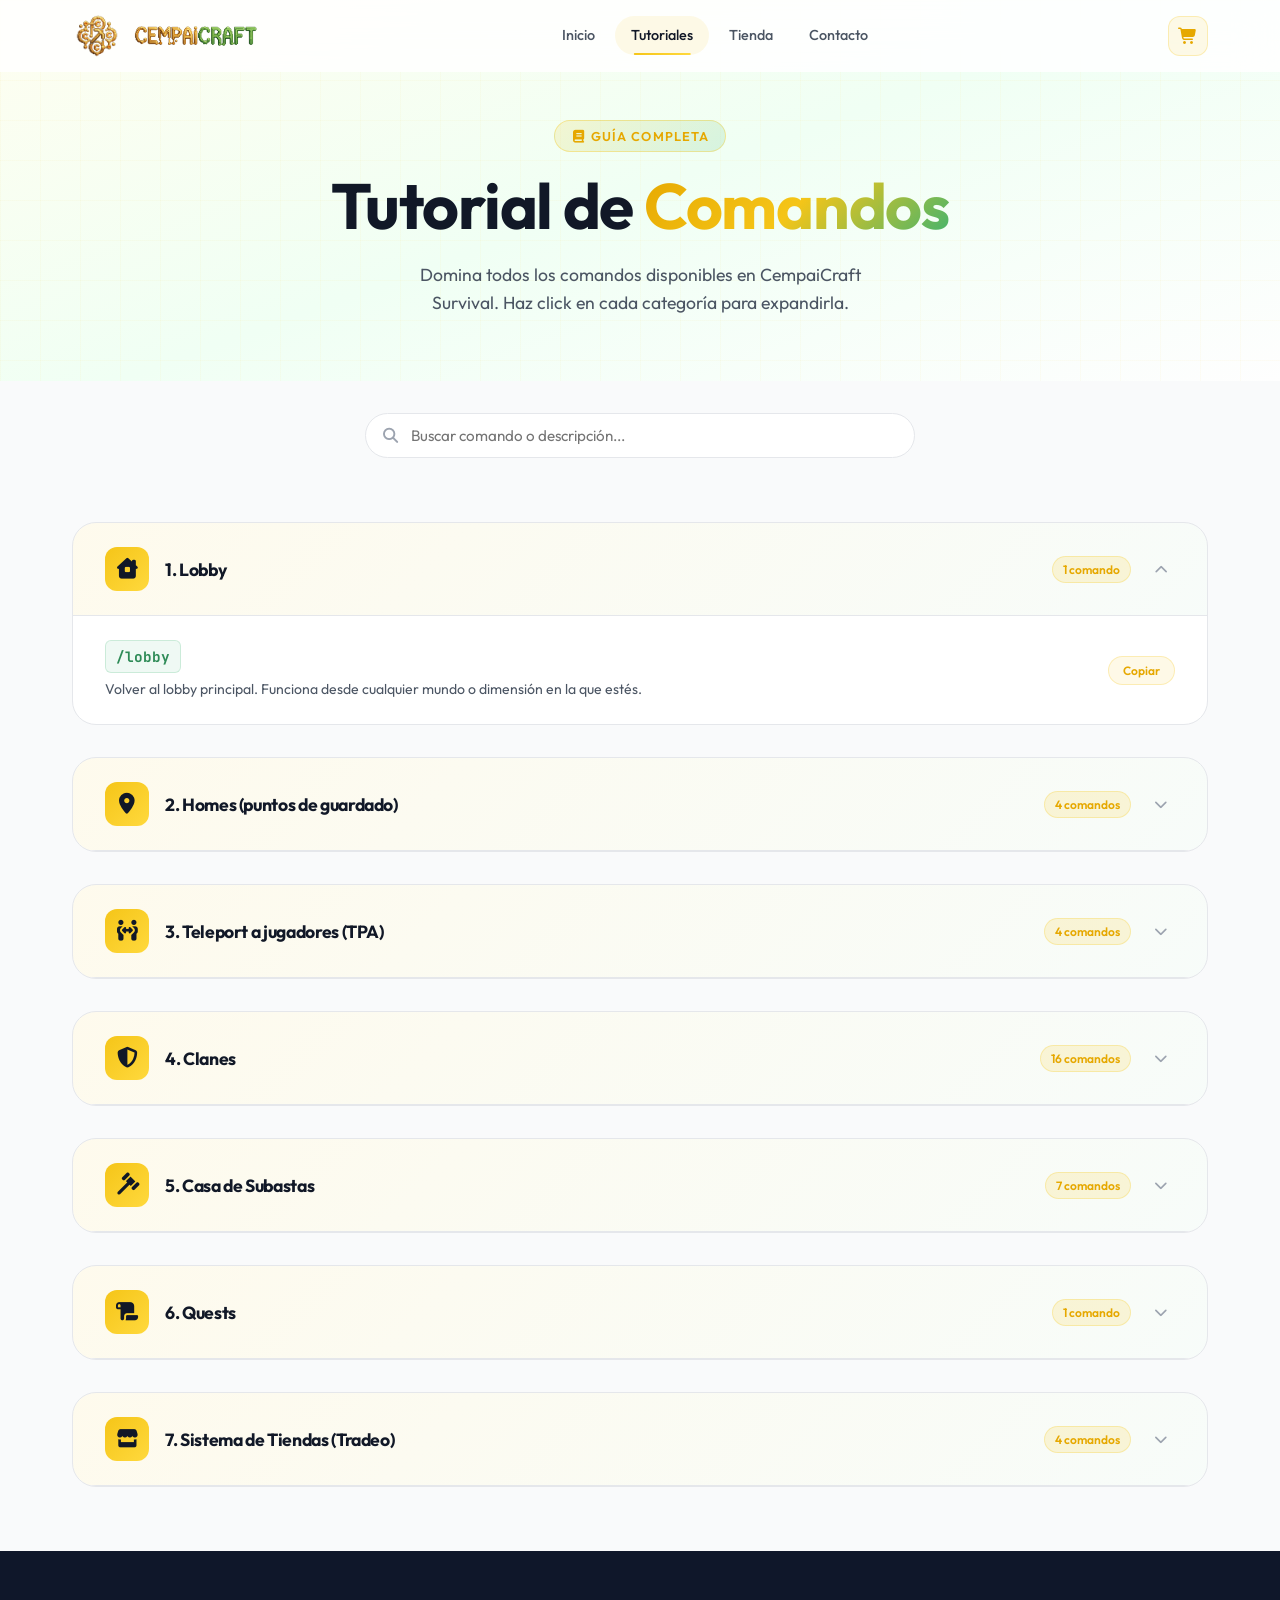
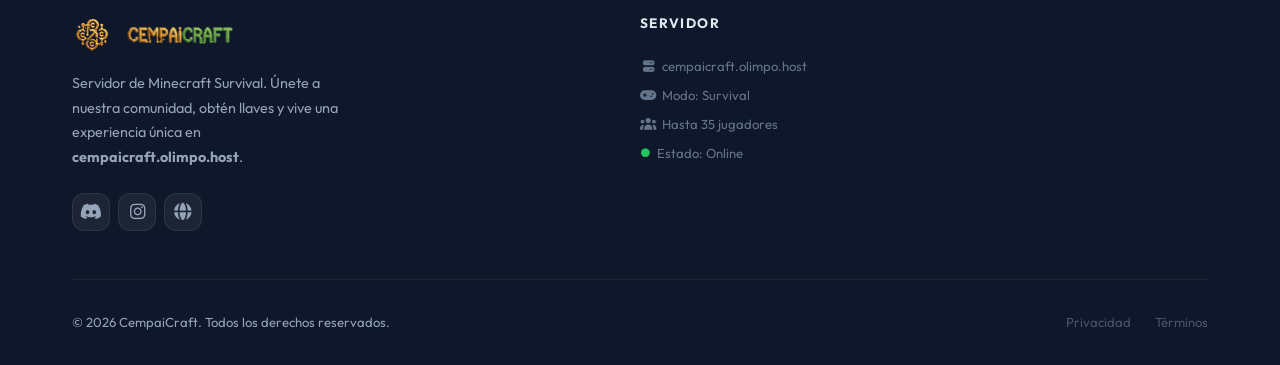
<file: pages/tutorial.html>
<!DOCTYPE html>
<html lang="es">
<head>
  <meta charset="UTF-8" />
  <meta name="viewport" content="width=device-width, initial-scale=1.0" />
  <meta name="description" content="Tutorial de comandos del servidor Survival CempaiCraft. Aprende todos los comandos: básicos, economía, construcción y más." />
  <title>Tutorial | CempaiCraft</title>
  <link rel="icon" type="image/png" href="../assets/img/Logo.png" />
  <link rel="stylesheet" href="../assets/fontawesome/css/all.min.css" />
  <link rel="stylesheet" href="../assets/css/main.css" />
  <link rel="stylesheet" href="../assets/css/animations.css" />
  <link rel="preconnect" href="https://fonts.googleapis.com" />
  <link rel="preconnect" href="https://fonts.gstatic.com" crossorigin />
  <link href="https://fonts.googleapis.com/css2?family=Outfit:wght@300;400;500;600;700;800;900&family=JetBrains+Mono:wght@400;700&display=swap" rel="stylesheet" />
</head>
<body>
  <!-- Navbar Component -->
  <div id="navbar-placeholder"></div>

  <!-- Page Hero -->
  <section class="page-hero">
    <div class="page-hero__content reveal">
      <span class="section-tag"><i class="fa-solid fa-book"></i> Guía Completa</span>
      <h1>Tutorial de <span class="gradient-text">Comandos</span></h1>
      <p>Domina todos los comandos disponibles en CempaiCraft Survival. Haz click en cada categoría para expandirla.</p>
    </div>
  </section>

  <section style="background: var(--color-bg); padding: var(--spacing-xl) 0 0;">
    <div class="container">
      <div class="reveal" style="position:relative; max-width: 550px; margin: 0 auto;">
        <i class="fa-solid fa-magnifying-glass" style="position:absolute; left:1rem; top:50%; transform:translateY(-50%); color:var(--color-text-muted); pointer-events:none; font-size:.95rem;"></i>
        <input
          type="search"
          id="command-search"
          class="form-input"
          placeholder="Buscar comando o descripción..."
          style="padding-left: 2.8rem; border-radius: var(--radius-full);"
          aria-label="Buscar comando"
        />
      </div>
    </div>
  </section>

  <!-- Commands Grid -->
  <main class="container">
    <div class="commands-grid stagger" id="commands-container">

      <!-- CATEGORÍA: Lobby -->
      <div class="command-category reveal">
        <div class="command-category__header" id="cat-lobby-header" aria-controls="cat-lobby-body" role="button" tabindex="0">
          <div class="command-category__icon"><i class="fa-solid fa-house-chimney-window"></i></div>
          <h3>1. Lobby</h3>
          <span class="command-category__count">1 comando</span>
          <button class="command-category__toggle" id="toggle-lobby" aria-label="Expandir Lobby">
            <i class="fa-solid fa-chevron-down"></i>
          </button>
        </div>
        <div class="command-category__body" id="cat-lobby-body">
          <div class="command-list">
            <div class="command-item" id="cmd-lobby">
              <div>
                <div class="command-item__code">/lobby</div>
                <div class="command-item__desc">Volver al lobby principal. Funciona desde cualquier mundo o dimensión en la que estés.</div>
              </div>
              <button class="command-item__copy" aria-label="Copiar comando lobby">Copiar</button>
            </div>
          </div>
        </div>
      </div>

      <!-- CATEGORÍA: Homes -->
      <div class="command-category reveal">
        <div class="command-category__header" id="cat-homes-header" aria-controls="cat-homes-body" role="button" tabindex="0">
          <div class="command-category__icon"><i class="fa-solid fa-location-dot"></i></div>
          <h3>2. Homes (puntos de guardado)</h3>
          <span class="command-category__count">4 comandos</span>
          <button class="command-category__toggle" id="toggle-homes" aria-label="Expandir Homes">
            <i class="fa-solid fa-chevron-down"></i>
          </button>
        </div>
        <div class="command-category__body" id="cat-homes-body">
          <p style="padding: 0 var(--spacing-xl) var(--spacing-md); color: var(--color-text-muted); font-size: 0.9rem;">
            Un home es un punto que vos mismo guardás para volver a él cuando quieras. Podés tener hasta 20 homes distintos, cada uno con su propio nombre.
          </p>
          <div class="command-list">
            <div class="command-item" id="cmd-sethome">
              <div>
                <div class="command-item__code">/sethome &lt;nombre&gt;</div>
                <div class="command-item__desc">Guardar un home en tu posición actual (ej: /sethome casa). Sin nombre crea un home por defecto.</div>
              </div>
              <button class="command-item__copy" aria-label="Copiar comando">Copiar</button>
            </div>
            <div class="command-item" id="cmd-home">
              <div>
                <div class="command-item__code">/home &lt;nombre&gt;</div>
                <div class="command-item__desc">Ir a un punto guardado (ej: /home casa).</div>
              </div>
              <button class="command-item__copy" aria-label="Copiar comando">Copiar</button>
            </div>
            <div class="command-item" id="cmd-homes">
              <div>
                <div class="command-item__code">/homes</div>
                <div class="command-item__desc">Ver todos tus homes guardados.</div>
              </div>
              <button class="command-item__copy" aria-label="Copiar comando">Copiar</button>
            </div>
            <div class="command-item" id="cmd-delhome">
              <div>
                <div class="command-item__code">/delhome &lt;nombre&gt;</div>
                <div class="command-item__desc">Borrar un punto guardado (ej: /delhome granja).</div>
              </div>
              <button class="command-item__copy" aria-label="Copiar comando">Copiar</button>
            </div>
          </div>
        </div>
      </div>

      <!-- CATEGORÍA: TPA -->
      <div class="command-category reveal">
        <div class="command-category__header" id="cat-tpa-header" aria-controls="cat-tpa-body" role="button" tabindex="0">
          <div class="command-category__icon"><i class="fa-solid fa-people-arrows"></i></div>
          <h3>3. Teleport a jugadores (TPA)</h3>
          <span class="command-category__count">4 comandos</span>
          <button class="command-category__toggle" id="toggle-tpa" aria-label="Expandir TPA">
            <i class="fa-solid fa-chevron-down"></i>
          </button>
        </div>
        <div class="command-category__body" id="cat-tpa-body">
          <p style="padding: 0 var(--spacing-xl) var(--spacing-md); color: var(--color-text-muted); font-size: 0.9rem;">
            Sistema que le pide permiso al otro jugador antes de teletransportarte a él, así nadie aparece de sorpresa. Las solicitudes expiran solas si nadie responde.
          </p>
          <div class="command-list">
            <div class="command-item" id="cmd-tpa">
              <div>
                <div class="command-item__code">/tpa &lt;nombre_del_jugador&gt;</div>
                <div class="command-item__desc">Pedir teletransportarte a alguien (ej: /tpa TailerMC).</div>
              </div>
              <button class="command-item__copy" aria-label="Copiar comando">Copiar</button>
            </div>
            <div class="command-item" id="cmd-tpaccept">
              <div>
                <div class="command-item__code">/tpaccept</div>
                <div class="command-item__desc">Aceptar una solicitud que te llegó.</div>
              </div>
              <button class="command-item__copy" aria-label="Copiar comando">Copiar</button>
            </div>
            <div class="command-item" id="cmd-tpdeny">
              <div>
                <div class="command-item__code">/tpdeny</div>
                <div class="command-item__desc">Rechazar una solicitud de teletransporte.</div>
              </div>
              <button class="command-item__copy" aria-label="Copiar comando">Copiar</button>
            </div>
            <div class="command-item" id="cmd-tpacancel">
              <div>
                <div class="command-item__code">/tpacancel</div>
                <div class="command-item__desc">Cancelar una solicitud que vos enviaste.</div>
              </div>
              <button class="command-item__copy" aria-label="Copiar comando">Copiar</button>
            </div>
          </div>
        </div>
      </div>

      <!-- CATEGORÍA: Clanes -->
      <div class="command-category reveal">
        <div class="command-category__header" id="cat-clanes-header" aria-controls="cat-clanes-body" role="button" tabindex="0">
          <div class="command-category__icon"><i class="fa-solid fa-shield-halved"></i></div>
          <h3>4. Clanes</h3>
          <span class="command-category__count">16 comandos</span>
          <button class="command-category__toggle" id="toggle-clanes" aria-label="Expandir Clanes">
            <i class="fa-solid fa-chevron-down"></i>
          </button>
        </div>
        <div class="command-category__body" id="cat-clanes-body">
          <p style="padding: 0 var(--spacing-xl) var(--spacing-md); color: var(--color-text-muted); font-size: 0.9rem;">
            Sistema de clanes y protección de cofres.
          </p>
          <div class="command-list">
            <div class="command-item">
              <div>
                <div class="command-item__code">/clan create &lt;nombre&gt;</div>
                <div class="command-item__desc">Crear tu clan (ej: /clan create LosBetos). Serás automáticamente el líder.</div>
              </div>
              <button class="command-item__copy">Copiar</button>
            </div>
            <div class="command-item">
              <div>
                <div class="command-item__code">/clan accept</div>
                <div class="command-item__desc">Aceptar una invitación de un clan.</div>
              </div>
              <button class="command-item__copy">Copiar</button>
            </div>
            <div class="command-item">
              <div>
                <div class="command-item__code">/clan info</div>
                <div class="command-item__desc">Ver info de tu clan.</div>
              </div>
              <button class="command-item__copy">Copiar</button>
            </div>
            <div class="command-item">
              <div>
                <div class="command-item__code">/clan list</div>
                <div class="command-item__desc">Ver lista de todos los clanes del server.</div>
              </div>
              <button class="command-item__copy">Copiar</button>
            </div>
            <div class="command-item">
              <div>
                <div class="command-item__code">/clan home</div>
                <div class="command-item__desc">Teletransportarte a la base del clan (enfriamiento de 2 mins, demora de 5 segs).</div>
              </div>
              <button class="command-item__copy">Copiar</button>
            </div>

            <div class="command-item">
              <div>
                <div class="command-item__code">/clan invite &lt;jugador&gt;</div>
                <div class="command-item__desc"><b>(Líder)</b> Invitar a alguien al clan.</div>
              </div>
              <button class="command-item__copy">Copiar</button>
            </div>
            <div class="command-item">
              <div>
                <div class="command-item__code">/clan kick &lt;jugador&gt;</div>
                <div class="command-item__desc"><b>(Líder)</b> Expulsar a un miembro.</div>
              </div>
              <button class="command-item__copy">Copiar</button>
            </div>
            <div class="command-item">
              <div>
                <div class="command-item__code">/clan prefix &lt;prefix&gt;</div>
                <div class="command-item__desc"><b>(Líder)</b> Cambiar el prefijo del clan en el chat.</div>
              </div>
              <button class="command-item__copy">Copiar</button>
            </div>
            <div class="command-item">
              <div>
                <div class="command-item__code">/clan pvp</div>
                <div class="command-item__desc"><b>(Líder)</b> Activar/desactivar fuego amigo (PvP entre miembros).</div>
              </div>
              <button class="command-item__copy">Copiar</button>
            </div>
            <div class="command-item">
              <div>
                <div class="command-item__code">/clan ally add &lt;owner&gt;</div>
                <div class="command-item__desc"><b>(Líder)</b> Agregar clan aliado.</div>
              </div>
              <button class="command-item__copy">Copiar</button>
            </div>
            <div class="command-item">
              <div>
                <div class="command-item__code">/clan ally remove &lt;owner&gt;</div>
                <div class="command-item__desc"><b>(Líder)</b> Quitar clan aliado.</div>
              </div>
              <button class="command-item__copy">Copiar</button>
            </div>
            <div class="command-item">
              <div>
                <div class="command-item__code">/clan sethome</div>
                <div class="command-item__desc"><b>(Líder)</b> Guardar tu posición como base del clan.</div>
              </div>
              <button class="command-item__copy">Copiar</button>
            </div>
            <div class="command-item">
              <div>
                <div class="command-item__code">/clan disband</div>
                <div class="command-item__desc"><b>(Líder)</b> Disolver el clan (irreversible).</div>
              </div>
              <button class="command-item__copy">Copiar</button>
            </div>

            <div class="command-item">
              <div>
                <div class="command-item__code">/clanchest lock</div>
                <div class="command-item__desc">Protege el cofre al que estás mirando.</div>
              </div>
              <button class="command-item__copy">Copiar</button>
            </div>
            <div class="command-item">
              <div>
                <div class="command-item__code">/clanchest unlock</div>
                <div class="command-item__desc">Quita la protección de un cofre.</div>
              </div>
              <button class="command-item__copy">Copiar</button>
            </div>
            <div class="command-item">
              <div>
                <div class="command-item__code">/clanchest accesslist</div>
                <div class="command-item__desc">Ver quién tiene acceso a un cofre protegido. (Alias: /cchest, /cch, /cht).</div>
              </div>
              <button class="command-item__copy">Copiar</button>
            </div>
          </div>
        </div>
      </div>

      <!-- CATEGORÍA: Casa de Subastas -->
      <div class="command-category reveal">
        <div class="command-category__header" id="cat-ah-header" aria-controls="cat-ah-body" role="button" tabindex="0">
          <div class="command-category__icon"><i class="fa-solid fa-gavel"></i></div>
          <h3>5. Casa de Subastas</h3>
          <span class="command-category__count">7 comandos</span>
          <button class="command-category__toggle" id="toggle-ah" aria-label="Expandir Casa de Subastas">
            <i class="fa-solid fa-chevron-down"></i>
          </button>
        </div>
        <div class="command-category__body" id="cat-ah-body">
          <p style="padding: 0 var(--spacing-xl) var(--spacing-md); color: var(--color-text-muted); font-size: 0.9rem;">
            Con este sistema puedes vender tus propios objetos a otros jugadores y comprar lo que otros están vendiendo, todo desde un panel general. Límite de publicaciones, no hay reembolsos y duran 2 días en venta.
          </p>
          <div class="command-list">
            <div class="command-item">
              <div>
                <div class="command-item__code">/ah</div>
                <div class="command-item__desc">Abrir el panel general de subastas (también funciona /auction y /ah search &lt;nombre&gt; para buscar).</div>
              </div>
              <button class="command-item__copy">Copiar</button>
            </div>
            <div class="command-item">
              <div>
                <div class="command-item__code">/ah sell &lt;precio&gt; [cantidad]</div>
                <div class="command-item__desc">Vender el objeto en mano (ej: /ah sell 1000). Usa 1K, 1M para simplificar ceros (ej: 5K = 5000).</div>
              </div>
              <button class="command-item__copy">Copiar</button>
            </div>
            <div class="command-item">
              <div>
                <div class="command-item__code">/ah selling</div>
                <div class="command-item__desc">Ver los objetos que tienes puestos en venta ahora mismo.</div>
              </div>
              <button class="command-item__copy">Copiar</button>
            </div>
            <div class="command-item">
              <div>
                <div class="command-item__code">/ah expired</div>
                <div class="command-item__desc">Recuperar los objetos que no se vendieron a tiempo (duran 2 días).</div>
              </div>
              <button class="command-item__copy">Copiar</button>
            </div>
            <div class="command-item">
              <div>
                <div class="command-item__code">/ah purchased</div>
                <div class="command-item__desc">Recuperar objetos que compraste y no te llegaron directo al inventario.</div>
              </div>
              <button class="command-item__copy">Copiar</button>
            </div>
            <div class="command-item">
              <div>
                <div class="command-item__code">/ah claim</div>
                <div class="command-item__desc">Reclamar dinero de ventas si estabas desconectado y no te llegó automático.</div>
              </div>
              <button class="command-item__copy">Copiar</button>
            </div>
            <div class="command-item">
              <div>
                <div class="command-item__code">/ah history</div>
                <div class="command-item__desc">Ver tu historial de ventas.</div>
              </div>
              <button class="command-item__copy">Copiar</button>
            </div>
          </div>
        </div>
      </div>

      <!-- CATEGORÍA: Quests -->
      <div class="command-category reveal">
        <div class="command-category__header" id="cat-quests-header" aria-controls="cat-quests-body" role="button" tabindex="0">
          <div class="command-category__icon"><i class="fa-solid fa-scroll"></i></div>
          <h3>6. Quests</h3>
          <span class="command-category__count">1 comando</span>
          <button class="command-category__toggle" id="toggle-quests" aria-label="Expandir Quests">
            <i class="fa-solid fa-chevron-down"></i>
          </button>
        </div>
        <div class="command-category__body" id="cat-quests-body">
          <div class="command-list">
            <div class="command-item" id="cmd-quest">
              <div>
                <div class="command-item__code">/quest</div>
                <div class="command-item__desc">Aceptar o gestionar tus misiones (quests).</div>
              </div>
              <button class="command-item__copy" aria-label="Copiar comando">Copiar</button>
            </div>
          </div>
        </div>
      </div>

      <!-- CATEGORÍA: Tiendas -->
      <div class="command-category reveal">
        <div class="command-category__header" id="cat-tiendas-header" aria-controls="cat-tiendas-body" role="button" tabindex="0">
          <div class="command-category__icon"><i class="fa-solid fa-store"></i></div>
          <h3>7. Sistema de Tiendas (Tradeo)</h3>
          <span class="command-category__count">4 comandos</span>
          <button class="command-category__toggle" id="toggle-tiendas" aria-label="Expandir Tiendas">
            <i class="fa-solid fa-chevron-down"></i>
          </button>
        </div>
        <div class="command-category__body" id="cat-tiendas-body">
          <p style="padding: 0 var(--spacing-xl) var(--spacing-md); color: var(--color-text-muted); font-size: 0.9rem;">
            Las tiendas son intercambio de items, no se usa dinero. El bloque de tienda es el <b>barril</b>. Para configurar: haz clic en el barril, arrastra lo que vendes a la izquierda, lo que pides a la derecha y haz clic en el tinte verde. Para borrar un trade haz clic en la TNT. <b>⚠️ Límite: máximo 3 tiendas por jugador.</b>
          </p>
          <div class="command-list">
            <div class="command-item">
              <div>
                <div class="command-item__code">/shop create</div>
                <div class="command-item__desc">Coloca un barril, míralo y usa este comando para crear tu tienda.</div>
              </div>
              <button class="command-item__copy">Copiar</button>
            </div>
            <div class="command-item">
              <div>
                <div class="command-item__code">/shop stock</div>
                <div class="command-item__desc">Abre tu inventario de stock para meter los items que vendes.</div>
              </div>
              <button class="command-item__copy">Copiar</button>
            </div>
            <div class="command-item">
              <div>
                <div class="command-item__code">/shop delete</div>
                <div class="command-item__desc">Mira a tu barril de tienda y usa este comando para borrarla.</div>
              </div>
              <button class="command-item__copy">Copiar</button>
            </div>
            <div class="command-item">
              <div>
                <div class="command-item__code">/shop shops</div>
                <div class="command-item__desc">Ver la lista con todas las tiendas del servidor.</div>
              </div>
              <button class="command-item__copy">Copiar</button>
            </div>
          </div>
        </div>
      </div>

    </div>
  </main>

  <!-- Footer Component -->
  <div id="footer-placeholder"></div>

  <script src="../assets/js/components.js"></script>
  <script src="../assets/js/animations.js"></script>
  <script src="../assets/js/cart.js"></script>
  <script src="../assets/js/main.js"></script>
</body>
</html>
</file>
<file: assets/css/main.css>
/* =============================================
   CEMPAICRAFT - MAIN CSS
   Design System & Core Styles
   ============================================= */

/* --- Google Fonts Import --- */
@import url('https://fonts.googleapis.com/css2?family=Outfit:wght@300;400;500;600;700;800;900&family=JetBrains+Mono:wght@400;700&display=swap');

/* --- CSS Variables (Design Tokens) --- */
:root {
  /* Colors */
  --color-primary: #F5C518;       /* Golden Yellow */
  --color-primary-light: #FFD93D;
  --color-primary-dark: #E6A800;
  --color-secondary: #3CB371;     /* Medium Sea Green */
  --color-secondary-light: #56D68A;
  --color-secondary-dark: #2E8B57;
  --color-accent: #A8E6A3;        /* Light Mint Green */

  /* Neutrals */
  --color-white: #FFFFFF;
  --color-bg: #F9FAFB;
  --color-surface: #FFFFFF;
  --color-surface-2: #F3F4F6;
  --color-border: #E5E7EB;
  --color-border-light: #F0F0F0;

  /* Text */
  --color-text-primary: #111827;
  --color-text-secondary: #4B5563;
  --color-text-muted: #9CA3AF;

  /* Shadows */
  --shadow-sm: 0 1px 3px rgba(0,0,0,0.07), 0 1px 2px rgba(0,0,0,0.04);
  --shadow-md: 0 4px 16px rgba(0,0,0,0.08), 0 2px 4px rgba(0,0,0,0.04);
  --shadow-lg: 0 10px 40px rgba(0,0,0,0.10), 0 4px 10px rgba(0,0,0,0.05);
  --shadow-xl: 0 20px 60px rgba(0,0,0,0.12);
  --shadow-glow-yellow: 0 0 30px rgba(245, 197, 24, 0.25);
  --shadow-glow-green: 0 0 30px rgba(60, 179, 113, 0.25);

  /* Typography */
  --font-primary: 'Outfit', sans-serif;
  --font-mono: 'JetBrains Mono', monospace;

  /* Spacing */
  --spacing-xs: 0.25rem;
  --spacing-sm: 0.5rem;
  --spacing-md: 1rem;
  --spacing-lg: 1.5rem;
  --spacing-xl: 2rem;
  --spacing-2xl: 3rem;
  --spacing-3xl: 4rem;
  --spacing-4xl: 6rem;

  /* Border Radius */
  --radius-sm: 6px;
  --radius-md: 12px;
  --radius-lg: 18px;
  --radius-xl: 24px;
  --radius-full: 9999px;

  /* Transitions */
  --transition-fast: 150ms ease;
  --transition-base: 250ms ease;
  --transition-slow: 400ms ease;
  --transition-spring: 500ms cubic-bezier(0.34, 1.56, 0.64, 1);

  /* Navbar */
  --navbar-height: 72px;

  /* Gradients */
  --gradient-primary: linear-gradient(135deg, var(--color-primary) 0%, var(--color-primary-light) 100%);
  --gradient-secondary: linear-gradient(135deg, var(--color-secondary) 0%, var(--color-secondary-light) 100%);
  --gradient-hero: linear-gradient(160deg, #FFFEF0 0%, #F0FFF4 40%, #FEFEFE 100%);
  --gradient-text: linear-gradient(135deg, #E6A800, #F5C518, #3CB371);
  --gradient-card: linear-gradient(145deg, #fff 0%, #fffef0 100%);
}

/* --- Reset & Base --- */
*, *::before, *::after {
  box-sizing: border-box;
  margin: 0;
  padding: 0;
}

html {
  scroll-behavior: smooth;
  font-size: 16px;
}

body {
  font-family: var(--font-primary);
  background-color: var(--color-bg);
  color: var(--color-text-primary);
  line-height: 1.6;
  overflow-x: hidden;
  -webkit-font-smoothing: antialiased;
  -moz-osx-font-smoothing: grayscale;
}

img {
  max-width: 100%;
  height: auto;
  display: block;
}

a {
  text-decoration: none;
  color: inherit;
}

ul {
  list-style: none;
}

/* --- Typography --- */
h1, h2, h3, h4, h5, h6 {
  font-weight: 700;
  line-height: 1.2;
  letter-spacing: -0.02em;
}

h1 { font-size: clamp(2.5rem, 5vw, 4rem); }
h2 { font-size: clamp(2rem, 4vw, 3rem); }
h3 { font-size: clamp(1.25rem, 2vw, 1.5rem); }

.gradient-text {
  background: var(--gradient-text);
  -webkit-background-clip: text;
  -webkit-text-fill-color: transparent;
  background-clip: text;
}

/* --- Layout --- */
.container {
  width: 100%;
  max-width: 1200px;
  margin: 0 auto;
  padding: 0 var(--spacing-xl);
}

/* --- Buttons --- */
.btn {
  display: inline-flex;
  align-items: center;
  justify-content: center;
  gap: var(--spacing-sm);
  padding: 0.75rem 1.75rem;
  border-radius: var(--radius-full);
  font-family: var(--font-primary);
  font-size: 0.95rem;
  font-weight: 600;
  cursor: pointer;
  border: 2px solid transparent;
  transition: all var(--transition-spring);
  white-space: nowrap;
  letter-spacing: 0.01em;
}

.btn--primary {
  background: var(--gradient-primary);
  color: var(--color-text-primary);
  box-shadow: 0 4px 20px rgba(245, 197, 24, 0.35);
}

.btn--primary:hover {
  transform: translateY(-3px) scale(1.02);
  box-shadow: 0 8px 30px rgba(245, 197, 24, 0.5);
}

.btn--outline {
  background: transparent;
  color: var(--color-secondary-dark);
  border-color: var(--color-secondary);
}

.btn--outline:hover {
  background: var(--color-secondary);
  color: var(--color-white);
  transform: translateY(-3px);
  box-shadow: 0 8px 25px rgba(60, 179, 113, 0.35);
}

.btn--ghost {
  background: rgba(255,255,255,0.9);
  color: var(--color-text-primary);
  border-color: var(--color-border);
  backdrop-filter: blur(10px);
}

.btn--ghost:hover {
  background: var(--color-white);
  border-color: var(--color-primary);
  transform: translateY(-3px);
  box-shadow: var(--shadow-md);
}

/* --- Section Tags --- */
.section-tag {
  display: inline-block;
  padding: 0.3rem 1rem;
  background: linear-gradient(135deg, rgba(245,197,24,0.15), rgba(60,179,113,0.15));
  border: 1px solid rgba(245,197,24,0.35);
  border-radius: var(--radius-full);
  font-size: 0.8rem;
  font-weight: 600;
  color: var(--color-primary-dark);
  text-transform: uppercase;
  letter-spacing: 0.08em;
  margin-bottom: var(--spacing-md);
}

/* --- Section Header --- */
.section-header {
  text-align: center;
  margin-bottom: var(--spacing-3xl);
  max-width: 680px;
  margin-left: auto;
  margin-right: auto;
}

.section-header h2 {
  margin-bottom: var(--spacing-md);
}

.section-header p {
  color: var(--color-text-secondary);
  font-size: 1.1rem;
}

/* =============================================
   NAVBAR
   ============================================= */
.navbar {
  position: fixed;
  top: 0;
  left: 0;
  right: 0;
  height: var(--navbar-height);
  z-index: 1000;
  transition: all var(--transition-base);
  background: rgba(255, 255, 255, 0.85);
  backdrop-filter: blur(20px);
  -webkit-backdrop-filter: blur(20px);
  border-bottom: 1px solid transparent;
}

.navbar.scrolled {
  background: rgba(255, 255, 255, 0.97);
  border-bottom-color: var(--color-border);
  box-shadow: var(--shadow-sm);
}

.navbar__inner {
  display: flex;
  align-items: center;
  justify-content: space-between;
  height: 100%;
  max-width: 1200px;
  margin: 0 auto;
  padding: 0 var(--spacing-xl);
}

.navbar__logo {
  display: flex;
  align-items: center;
  gap: var(--spacing-sm);
  font-size: 1.4rem;
  font-weight: 800;
  letter-spacing: -0.03em;
}

.navbar__logo-icon {
  width: 42px;
  height: 42px;
  background: var(--gradient-primary);
  border-radius: var(--radius-md);
  display: flex;
  align-items: center;
  justify-content: center;
  font-size: 1.1rem;
  color: var(--color-text-primary);
  box-shadow: 0 4px 12px rgba(245,197,24,0.4);
  transition: transform var(--transition-spring);
}

/* Logo imagen real (navbar) */
.navbar__logo-img {
  height: 50px;
  width: 50px;
  max-height: 50px;
  max-width: 50px;
  object-fit: contain;
  mix-blend-mode: multiply;
  transition: transform var(--transition-spring);
  flex-shrink: 0;
  display: block;
}

.navbar__logo:hover .navbar__logo-icon,
.navbar__logo:hover .navbar__logo-img {
  transform: rotate(-8deg) scale(1.08);
}

.navbar__logo-word {
  height: 35px;
  object-fit: contain;
  margin-left: -5px; /* Pull it slightly closer to the shield */
}

.navbar__nav {
  display: flex;
  align-items: center;
  gap: var(--spacing-xs);
}

.navbar__link {
  padding: 0.5rem 1rem;
  border-radius: var(--radius-full);
  font-size: 0.9rem;
  font-weight: 500;
  color: var(--color-text-secondary);
  transition: all var(--transition-base);
  position: relative;
}

.navbar__link::after {
  content: '';
  position: absolute;
  bottom: 0;
  left: 50%;
  transform: translateX(-50%);
  width: 0;
  height: 2px;
  background: var(--gradient-primary);
  border-radius: 2px;
  transition: width var(--transition-base);
}

.navbar__link:hover,
.navbar__link.active {
  color: var(--color-text-primary);
  background: rgba(245, 197, 24, 0.1);
}

.navbar__link:hover::after,
.navbar__link.active::after {
  width: 60%;
}

/* ---- Navbar Right group (cart + hamburger) ---- */
.navbar__right {
  display: flex;
  align-items: center;
  gap: var(--spacing-sm);
}

/* ---- Cart button ---- */
.navbar__cart-btn {
  position: relative;
  width: 40px;
  height: 40px;
  border-radius: var(--radius-md);
  background: rgba(245,197,24,0.1);
  border: 1px solid rgba(245,197,24,0.25);
  cursor: pointer;
  display: flex;
  align-items: center;
  justify-content: center;
  color: var(--color-primary-dark);
  font-size: 1rem;
  transition: all var(--transition-spring);
}

.navbar__cart-btn:hover {
  background: var(--gradient-primary);
  color: var(--color-text-primary);
  transform: scale(1.08);
  box-shadow: 0 4px 14px rgba(245,197,24,0.4);
}

.navbar__cart-badge {
  position: absolute;
  top: -5px;
  right: -5px;
  min-width: 18px;
  height: 18px;
  background: #ef4444;
  color: #fff;
  font-size: 0.65rem;
  font-weight: 700;
  border-radius: 50px;
  display: flex;
  align-items: center;
  justify-content: center;
  padding: 0 4px;
  border: 2px solid var(--color-white);
  pointer-events: none;
}

.navbar__hamburger {
  display: none;
  flex-direction: column;
  gap: 5px;
  cursor: pointer;
  padding: 8px;
  border-radius: var(--radius-sm);
  background: none;
  border: none;
}

.navbar__hamburger span {
  display: block;
  width: 22px;
  height: 2px;
  background: var(--color-text-primary);
  border-radius: 2px;
  transition: all var(--transition-base);
}

/* --- Mobile Nav --- */
.navbar__mobile {
  position: fixed;
  top: var(--navbar-height);
  left: 0;
  right: 0;
  background: rgba(255,255,255,0.98);
  backdrop-filter: blur(20px);
  padding: var(--spacing-lg);
  display: flex;
  flex-direction: column;
  gap: var(--spacing-sm);
  border-bottom: 1px solid var(--color-border);
  transform: translateY(-100%);
  opacity: 0;
  pointer-events: none;
  transition: all var(--transition-slow);
  z-index: 999;
  box-shadow: var(--shadow-lg);
}

.navbar__mobile.open {
  transform: translateY(0);
  opacity: 1;
  pointer-events: all;
}

.navbar__mobile .navbar__link {
  padding: 0.75rem 1rem;
  font-size: 1rem;
  border-radius: var(--radius-md);
}

/* =============================================
   HERO SECTION
   ============================================= */
.hero {
  min-height: 100vh;
  display: flex;
  align-items: center;
  justify-content: space-between;
  gap: var(--spacing-2xl);
  padding: calc(var(--navbar-height) + 2rem) var(--spacing-xl) var(--spacing-4xl);
  max-width: 1200px;
  margin: 0 auto;
  position: relative;
  overflow: hidden;
}

.hero__bg-grid {
  position: fixed;
  inset: 0;
  background-image: 
    linear-gradient(rgba(245,197,24,0.05) 1px, transparent 1px),
    linear-gradient(90deg, rgba(245,197,24,0.05) 1px, transparent 1px);
  background-size: 50px 50px;
  z-index: -2;
  pointer-events: none;
}

.hero__particles {
  position: fixed;
  inset: 0;
  z-index: -1;
  pointer-events: none;
  overflow: hidden;
}

.hero__content {
  flex: 1;
  max-width: 580px;
}

.hero__badge {
  display: inline-flex;
  align-items: center;
  gap: 0.5rem;
  padding: 0.4rem 1rem;
  background: linear-gradient(135deg, rgba(60,179,113,0.1), rgba(60,179,113,0.05));
  border: 1px solid rgba(60,179,113,0.3);
  border-radius: var(--radius-full);
  font-size: 0.82rem;
  font-weight: 600;
  color: var(--color-secondary-dark);
  margin-bottom: var(--spacing-lg);
}

.badge__dot {
  width: 8px;
  height: 8px;
  background: var(--color-secondary);
  border-radius: 50%;
  animation: pulse-dot 2s infinite;
}

@keyframes pulse-dot {
  0%, 100% { opacity: 1; transform: scale(1); }
  50% { opacity: 0.6; transform: scale(0.8); }
}

.hero__title {
  font-size: clamp(2.8rem, 5.5vw, 4.5rem);
  font-weight: 900;
  line-height: 1.08;
  margin-bottom: var(--spacing-lg);
  letter-spacing: -0.04em;
}

.hero__subtitle {
  font-size: 1.1rem;
  color: var(--color-text-secondary);
  line-height: 1.7;
  margin-bottom: var(--spacing-xl);
  max-width: 480px;
}

.hero__actions {
  display: flex;
  align-items: center;
  gap: var(--spacing-md);
  flex-wrap: wrap;
  margin-bottom: var(--spacing-2xl);
}

.hero__stats {
  display: flex;
  align-items: center;
  gap: var(--spacing-xl);
  padding: var(--spacing-lg) var(--spacing-xl);
  background: rgba(255,255,255,0.8);
  border: 1px solid var(--color-border);
  border-radius: var(--radius-xl);
  backdrop-filter: blur(10px);
  box-shadow: var(--shadow-sm);
  width: fit-content;
}

.stat {
  text-align: center;
}

.stat__number {
  display: block;
  font-size: 1.8rem;
  font-weight: 800;
  background: var(--gradient-text);
  -webkit-background-clip: text;
  -webkit-text-fill-color: transparent;
  background-clip: text;
  letter-spacing: -0.03em;
}

.stat__label {
  font-size: 0.78rem;
  color: var(--color-text-muted);
  font-weight: 500;
  text-transform: uppercase;
  letter-spacing: 0.06em;
}

.stat__divider {
  width: 1px;
  height: 40px;
  background: var(--color-border);
}

.hero__visual {
  flex: 1;
  max-width: 480px;
  display: flex;
  justify-content: center;
}

/* --- Minecraft Card --- */
.hero__card-container {
  position: relative;
  width: 100%;
  max-width: 420px;
}

.minecraft-card {
  background: linear-gradient(145deg, #1a1a2e, #16213e, #0f3460);
  border-radius: var(--radius-xl);
  border: 1px solid rgba(245,197,24,0.2);
  overflow: hidden;
  box-shadow: 
    var(--shadow-xl),
    0 0 0 1px rgba(245,197,24,0.1),
    inset 0 1px 0 rgba(255,255,255,0.05);
  animation: float 6s ease-in-out infinite;
}

@keyframes float {
  0%, 100% { transform: translateY(0px) rotate(0deg); }
  33% { transform: translateY(-12px) rotate(0.5deg); }
  66% { transform: translateY(-6px) rotate(-0.5deg); }
}

.minecraft-card__header {
  display: flex;
  align-items: center;
  gap: 6px;
  padding: 12px 16px;
  background: rgba(255,255,255,0.05);
  border-bottom: 1px solid rgba(255,255,255,0.08);
  font-family: var(--font-mono);
  font-size: 0.8rem;
  color: rgba(255,255,255,0.5);
}

.mc-dot {
  width: 10px;
  height: 10px;
  border-radius: 50%;
}

.mc-dot--red { background: #FF5F57; }
.mc-dot--yellow { background: #FEBC2E; }
.mc-dot--green { background: #28C840; }

.minecraft-card__header span {
  margin-left: 8px;
  font-size: 0.75rem;
}

.minecraft-card__body {
  padding: var(--spacing-xl);
  display: flex;
  flex-direction: column;
  gap: var(--spacing-md);
}

.mc-line {
  font-family: var(--font-mono);
  font-size: 0.85rem;
  color: #a0aec0;
  display: flex;
  gap: 0.5rem;
}

.mc-prompt {
  color: var(--color-primary);
  font-weight: 700;
}

.mc-text {
  color: #e2e8f0;
}

.mc-line--info {
  display: flex;
  gap: 0.5rem;
}

.mc-label {
  color: rgba(160, 174, 192, 0.7);
  min-width: 80px;
}

.mc-value { color: #e2e8f0; }
.mc-value--green { color: #68D391; }
.mc-status { color: #68D391; }

.typing {
  border-right: 2px solid var(--color-primary);
  animation: blink 1s infinite;
}

@keyframes blink {
  0%, 50% { border-color: var(--color-primary); }
  51%, 100% { border-color: transparent; }
}

/* --- Floating Badges --- */
.floating-badge {
  position: absolute;
  padding: 0.5rem 1rem;
  background: rgba(255,255,255,0.95);
  border: 1px solid var(--color-border);
  border-radius: var(--radius-full);
  font-size: 0.82rem;
  font-weight: 600;
  color: var(--color-text-primary);
  box-shadow: var(--shadow-lg);
  backdrop-filter: blur(10px);
  white-space: nowrap;
}

.floating-badge--1 {
  top: -20px;
  right: 20px;
  animation: float-badge1 5s ease-in-out infinite;
}

.floating-badge--2 {
  bottom: 30px;
  left: -30px;
  animation: float-badge2 6s ease-in-out infinite 0.5s;
}

.floating-badge--3 {
  bottom: -15px;
  right: 10px;
  animation: float-badge3 4.5s ease-in-out infinite 1s;
}

@keyframes float-badge1 {
  0%, 100% { transform: translateY(0); }
  50% { transform: translateY(-10px); }
}

@keyframes float-badge2 {
  0%, 100% { transform: translateY(0) translateX(0); }
  50% { transform: translateY(-8px) translateX(4px); }
}

@keyframes float-badge3 {
  0%, 100% { transform: translateY(0); }
  50% { transform: translateY(10px); }
}

/* =============================================
   FEATURES SECTION
   ============================================= */
.features {
  padding: var(--spacing-4xl) 0;
  background: linear-gradient(180deg, var(--color-bg) 0%, rgba(245,197,24,0.03) 50%, var(--color-bg) 100%);
}

.features__grid {
  display: grid;
  grid-template-columns: repeat(2, 1fr);
  gap: var(--spacing-xl);
}

.feature-card {
  padding: var(--spacing-2xl) var(--spacing-xl);
  background: var(--color-surface);
  border: 1px solid var(--color-border);
  border-radius: var(--radius-xl);
  transition: all var(--transition-slow);
  cursor: default;
  position: relative;
  overflow: hidden;
  box-shadow: var(--shadow-sm);
  text-align: center;
  display: flex;
  flex-direction: column;
  align-items: center;
}

.feature-card::before {
  content: '';
  position: absolute;
  inset: 0;
  background: linear-gradient(135deg, rgba(245,197,24,0.03), rgba(60,179,113,0.03));
  opacity: 0;
  transition: opacity var(--transition-slow);
  border-radius: inherit;
}

.feature-card:hover {
  transform: translateY(-8px);
  border-color: var(--color-primary-light);
  box-shadow: var(--shadow-lg), 0 15px 30px rgba(245, 197, 24, 0.12);
}

.feature-card:hover::before {
  opacity: 1;
}

.feature-card__icon {
  width: 64px;
  height: 64px;
  background: linear-gradient(135deg, var(--color-primary), var(--color-primary-dark));
  border-radius: var(--radius-full);
  display: flex;
  align-items: center;
  justify-content: center;
  margin-bottom: var(--spacing-lg);
  color: var(--color-white);
  font-size: 1.5rem;
  position: relative;
  z-index: 1;
  box-shadow: 0 8px 20px rgba(245, 197, 24, 0.35);
  transition: transform var(--transition-slow);
}

.feature-card:hover .feature-card__icon {
  transform: scale(1.1) rotate(5deg);
  box-shadow: 0 10px 25px rgba(245,197,24,0.4);
}

.feature-card h3 {
  font-size: 1.1rem;
  margin-bottom: var(--spacing-sm);
  position: relative;
  z-index: 1;
}

.feature-card p {
  color: var(--color-text-secondary);
  font-size: 0.92rem;
  line-height: 1.65;
  position: relative;
  z-index: 1;
}

/* =============================================
   CTA SECTION
   ============================================= */
.cta {
  padding: var(--spacing-4xl) 0;
}

.cta__inner {
  display: flex;
  align-items: center;
  justify-content: space-between;
  gap: var(--spacing-xl);
  padding: var(--spacing-3xl);
  background: linear-gradient(135deg, 
    rgba(245,197,24,0.12) 0%, 
    rgba(60,179,113,0.08) 50%,
    rgba(245,197,24,0.06) 100%);
  border: 1px solid rgba(245,197,24,0.25);
  border-radius: var(--radius-xl);
  position: relative;
  overflow: hidden;
}

.cta__inner::before {
  content: '';
  position: absolute;
  top: -50%;
  right: -10%;
  width: 300px;
  height: 300px;
  background: radial-gradient(circle, rgba(245,197,24,0.12) 0%, transparent 70%);
  pointer-events: none;
}

.cta__inner::after {
  content: '';
  position: absolute;
  bottom: -50%;
  left: -5%;
  width: 200px;
  height: 200px;
  background: radial-gradient(circle, rgba(60,179,113,0.1) 0%, transparent 70%);
  pointer-events: none;
}

.cta__text h2 {
  font-size: clamp(1.5rem, 3vw, 2.2rem);
  margin-bottom: var(--spacing-sm);
}

.cta__text p {
  color: var(--color-text-secondary);
}

.cta__actions {
  display: flex;
  gap: var(--spacing-md);
  flex-shrink: 0;
}

/* =============================================
   PAGE HERO (para páginas internas)
   ============================================= */
.page-hero {
  padding: calc(var(--navbar-height) + 3rem) var(--spacing-xl) var(--spacing-3xl);
  text-align: center;
  background: linear-gradient(160deg, #FFFEF0 0%, #F0FFF4 50%, #FEFEFE 100%);
  position: relative;
  overflow: hidden;
}

.page-hero::before {
  content: '';
  position: absolute;
  top: 0;
  left: 0;
  right: 0;
  bottom: 0;
  background-image: 
    linear-gradient(rgba(245,197,24,0.04) 1px, transparent 1px),
    linear-gradient(90deg, rgba(245,197,24,0.04) 1px, transparent 1px);
  background-size: 40px 40px;
  pointer-events: none;
}

.page-hero__content {
  position: relative;
  z-index: 1;
  max-width: 700px;
  margin: 0 auto;
}

.page-hero h1 {
  margin-bottom: var(--spacing-md);
}

.page-hero p {
  color: var(--color-text-secondary);
  font-size: 1.1rem;
  max-width: 500px;
  margin: 0 auto;
}

/* =============================================
   FOOTER
   ============================================= */
.footer {
  background: #0f172a;
  color: #94a3b8;
  padding: var(--spacing-3xl) 0 var(--spacing-xl);
  margin-top: auto;
}

.footer__grid {
  display: grid;
  grid-template-columns: 2fr 1fr 1fr;
  gap: var(--spacing-2xl);
  margin-bottom: var(--spacing-2xl);
}

.footer__logo {
  display: flex;
  align-items: center;
  gap: 0.75rem;
  margin-bottom: var(--spacing-md);
  font-size: 1.3rem;
  font-weight: 800;
}

.footer__logo-icon {
  width: 40px;
  height: 40px;
  background: var(--gradient-primary);
  border-radius: var(--radius-md);
  display: flex;
  align-items: center;
  justify-content: center;
  font-size: 1rem;
  color: var(--color-text-primary);
}

.footer__logo-word {
  height: 30px;
  object-fit: contain;
  margin-left: -5px; /* Pull it slightly closer to the shield */
}

.footer__logo-img {
  height: 40px;
  width: 40px;
  max-height: 40px;
  max-width: 40px;
  object-fit: contain;
  flex-shrink: 0;
  display: block;
}

.footer__desc {
  font-size: 0.9rem;
  line-height: 1.7;
  margin-bottom: var(--spacing-lg);
  max-width: 280px;
}

.footer__social {
  display: flex;
  gap: var(--spacing-sm);
}

.footer__social-link {
  width: 38px;
  height: 38px;
  border-radius: var(--radius-md);
  background: rgba(255,255,255,0.06);
  border: 1px solid rgba(255,255,255,0.08);
  display: flex;
  align-items: center;
  justify-content: center;
  color: #94a3b8;
  transition: all var(--transition-base);
  font-size: 1.1rem;
}

.footer__social-link:hover {
  background: rgba(245,197,24,0.15);
  border-color: rgba(245,197,24,0.3);
  color: var(--color-primary-light);
  transform: translateY(-2px);
}

.footer__col h4 {
  font-size: 0.85rem;
  font-weight: 700;
  color: #e2e8f0;
  text-transform: uppercase;
  letter-spacing: 0.1em;
  margin-bottom: var(--spacing-lg);
}

.footer__links {
  display: flex;
  flex-direction: column;
  gap: var(--spacing-sm);
}

.footer__link {
  font-size: 0.88rem;
  color: #64748b;
  transition: all var(--transition-base);
  display: flex;
  align-items: center;
  gap: 6px;
}

.footer__link:hover {
  color: var(--color-primary-light);
  transform: translateX(4px);
}

.footer__link--info {
  cursor: default;
  font-size: 0.82rem;
  color: #64748b;
}

.footer__link--info:hover {
  transform: none;
  color: #64748b;
}

.footer__server-info {
  display: flex;
  flex-direction: column;
  gap: var(--spacing-sm);
}

.footer__server-tag {
  display: inline-flex;
  align-items: center;
  gap: 6px;
  padding: 6px 12px;
  background: rgba(255,255,255,0.04);
  border: 1px solid rgba(255,255,255,0.07);
  border-radius: var(--radius-sm);
  font-family: var(--font-mono);
  font-size: 0.78rem;
  color: #94a3b8;
  width: fit-content;
}

.footer__server-tag .dot { color: #68D391; }

.footer__bottom {
  display: flex;
  align-items: center;
  justify-content: space-between;
  padding-top: var(--spacing-xl);
  border-top: 1px solid rgba(255,255,255,0.06);
  font-size: 0.82rem;
}

.footer__bottom-links {
  display: flex;
  gap: var(--spacing-lg);
}

.footer__bottom-links a {
  color: #475569;
  transition: color var(--transition-base);
}

.footer__bottom-links a:hover {
  color: var(--color-primary-light);
}

/* =============================================
   TUTORIAL PAGE
   ============================================= */
.commands-grid {
  display: flex;
  flex-direction: column;
  gap: var(--spacing-xl);
  padding: var(--spacing-3xl) 0;
}

.command-category {
  background: var(--color-surface);
  border: 1px solid var(--color-border);
  border-radius: var(--radius-xl);
  overflow: hidden;
  transition: box-shadow var(--transition-slow);
}

.command-category:hover {
  box-shadow: var(--shadow-lg);
}

.command-category__header {
  display: flex;
  align-items: center;
  gap: var(--spacing-md);
  padding: var(--spacing-lg) var(--spacing-xl);
  background: linear-gradient(135deg, rgba(245,197,24,0.08), rgba(60,179,113,0.04));
  border-bottom: 1px solid var(--color-border);
  cursor: pointer;
}

.command-category__icon {
  width: 44px;
  height: 44px;
  background: var(--gradient-primary);
  border-radius: var(--radius-md);
  display: flex;
  align-items: center;
  justify-content: center;
  font-size: 1.3rem;
  flex-shrink: 0;
}

.command-category__header h3 {
  flex: 1;
  font-size: 1.1rem;
}

.command-category__count {
  padding: 3px 10px;
  background: rgba(245,197,24,0.15);
  border: 1px solid rgba(245,197,24,0.25);
  border-radius: var(--radius-full);
  font-size: 0.75rem;
  font-weight: 600;
  color: var(--color-primary-dark);
}

.command-category__toggle {
  width: 28px;
  height: 28px;
  background: none;
  border: none;
  cursor: pointer;
  color: var(--color-text-muted);
  transition: transform var(--transition-base);
  display: flex;
  align-items: center;
  justify-content: center;
  border-radius: 50%;
}

.command-category__toggle.open {
  transform: rotate(180deg);
}

.command-category__body {
  overflow: hidden;
  max-height: 0;
  transition: max-height 0.4s ease;
}

.command-category__body.open {
  max-height: 2000px;
}

.command-list {
  display: flex;
  flex-direction: column;
}

.command-item {
  display: grid;
  grid-template-columns: 1fr auto;
  gap: var(--spacing-lg);
  align-items: start;
  padding: var(--spacing-lg) var(--spacing-xl);
  border-bottom: 1px solid var(--color-border-light);
  transition: background var(--transition-base);
}

.command-item:last-child {
  border-bottom: none;
}

.command-item:hover {
  background: rgba(245,197,24,0.03);
}

.command-item__code {
  font-family: var(--font-mono);
  font-size: 0.9rem;
  font-weight: 700;
  color: var(--color-secondary-dark);
  background: rgba(60,179,113,0.08);
  border: 1px solid rgba(60,179,113,0.2);
  padding: 4px 10px;
  border-radius: var(--radius-sm);
  display: inline-block;
  margin-bottom: 6px;
  transition: all var(--transition-base);
}

.command-item:hover .command-item__code {
  background: rgba(245,197,24,0.1);
  border-color: rgba(245,197,24,0.3);
  color: var(--color-primary-dark);
}

.command-item__desc {
  font-size: 0.88rem;
  color: var(--color-text-secondary);
  line-height: 1.5;
}

.command-item__copy {
  padding: 6px 14px;
  background: rgba(245,197,24,0.1);
  border: 1px solid rgba(245,197,24,0.25);
  border-radius: var(--radius-full);
  font-size: 0.75rem;
  font-weight: 600;
  color: var(--color-primary-dark);
  cursor: pointer;
  transition: all var(--transition-base);
  white-space: nowrap;
  flex-shrink: 0;
  align-self: center;
  font-family: var(--font-primary);
}

.command-item__copy:hover {
  background: var(--gradient-primary);
  border-color: var(--color-primary);
  color: var(--color-text-primary);
  transform: scale(1.05);
}

.command-item__copy.copied {
  background: rgba(60,179,113,0.15);
  border-color: rgba(60,179,113,0.3);
  color: var(--color-secondary-dark);
}

/* =============================================
   MICROPAGOS PAGE
   ============================================= */
.plans-grid {
  display: grid;
  grid-template-columns: repeat(3, 1fr);
  gap: var(--spacing-lg);
  padding: var(--spacing-3xl) 0;
  align-items: start;
}

.plan-card {
  background: var(--color-surface);
  border: 2px solid var(--color-border);
  border-radius: var(--radius-xl);
  padding: var(--spacing-2xl);
  text-align: center;
  transition: all var(--transition-slow);
  position: relative;
  overflow: hidden;
}

.plan-card::before {
  content: '';
  position: absolute;
  top: 0;
  left: 0;
  right: 0;
  height: 4px;
  background: var(--gradient-primary);
  opacity: 0;
  transition: opacity var(--transition-base);
}

.plan-card:hover {
  transform: translateY(-8px);
  box-shadow: var(--shadow-xl), var(--shadow-glow-yellow);
  border-color: rgba(245,197,24,0.4);
}

.plan-card:hover::before {
  opacity: 1;
}

.plan-card--featured {
  border-color: var(--color-primary);
  box-shadow: var(--shadow-lg), var(--shadow-glow-yellow);
  transform: scale(1.03);
  background: linear-gradient(145deg, #fff 0%, #fffef5 100%);
}

.plan-card--featured::before {
  opacity: 1;
}

.plan-badge {
  position: absolute;
  top: 16px;
  right: 16px;
  padding: 4px 12px;
  background: var(--gradient-primary);
  border-radius: var(--radius-full);
  font-size: 0.72rem;
  font-weight: 700;
  color: var(--color-text-primary);
  letter-spacing: 0.05em;
}

.plan-icon {
  font-size: 3rem;
  margin-bottom: var(--spacing-lg);
  display: block;
}

.plan-name {
  font-size: 1.2rem;
  font-weight: 700;
  margin-bottom: var(--spacing-sm);
}

.plan-price {
  margin-bottom: var(--spacing-lg);
}

.plan-price__amount {
  font-size: 2.8rem;
  font-weight: 900;
  background: var(--gradient-text);
  -webkit-background-clip: text;
  -webkit-text-fill-color: transparent;
  background-clip: text;
  letter-spacing: -0.04em;
  line-height: 1;
}

.plan-price__currency {
  font-size: 1.2rem;
  font-weight: 700;
  vertical-align: top;
  margin-top: 0.4rem;
  display: inline-block;
  background: var(--gradient-text);
  -webkit-background-clip: text;
  -webkit-text-fill-color: transparent;
  background-clip: text;
}

.plan-price__period {
  display: block;
  font-size: 0.82rem;
  color: var(--color-text-muted);
  margin-top: 4px;
}

.plan-features {
  list-style: none;
  display: flex;
  flex-direction: column;
  gap: var(--spacing-sm);
  margin-bottom: var(--spacing-xl);
  text-align: left;
}

.plan-features li {
  display: flex;
  align-items: center;
  gap: 0.6rem;
  font-size: 0.9rem;
  color: var(--color-text-secondary);
}

.plan-features li::before {
  content: '✓';
  width: 20px;
  height: 20px;
  background: rgba(60,179,113,0.15);
  border: 1px solid rgba(60,179,113,0.3);
  border-radius: 50%;
  display: flex;
  align-items: center;
  justify-content: center;
  color: var(--color-secondary-dark);
  font-size: 0.7rem;
  font-weight: 700;
  flex-shrink: 0;
}

.plan-cta {
  width: 100%;
  padding: 0.85rem;
  border-radius: var(--radius-full);
  font-size: 0.95rem;
  font-weight: 700;
  cursor: pointer;
  border: 2px solid var(--color-primary);
  background: transparent;
  color: var(--color-primary-dark);
  transition: all var(--transition-spring);
  font-family: var(--font-primary);
  letter-spacing: 0.01em;
}

.plan-cta:hover,
.plan-card--featured .plan-cta {
  background: var(--gradient-primary);
  color: var(--color-text-primary);
  box-shadow: 0 6px 20px rgba(245,197,24,0.4);
  transform: scale(1.02);
}

/* =============================================
   CONTACTO PAGE
   ============================================= */
.contact-grid {
  display: grid;
  grid-template-columns: 1fr 1.5fr;
  gap: var(--spacing-2xl);
  padding: var(--spacing-3xl) 0;
}

.contact-info {
  display: flex;
  flex-direction: column;
  gap: var(--spacing-lg);
}

.contact-info__title {
  font-size: 1.8rem;
  font-weight: 700;
  margin-bottom: var(--spacing-sm);
}

.contact-info__text {
  color: var(--color-text-secondary);
  line-height: 1.7;
  margin-bottom: var(--spacing-lg);
}

.contact-item {
  display: flex;
  align-items: center;
  gap: var(--spacing-md);
  padding: var(--spacing-md) var(--spacing-lg);
  background: var(--color-surface);
  border: 1px solid var(--color-border);
  border-radius: var(--radius-lg);
  transition: all var(--transition-base);
}

.contact-item:hover {
  border-color: rgba(245,197,24,0.4);
  box-shadow: var(--shadow-md);
  transform: translateX(4px);
}

.contact-item__icon {
  width: 44px;
  height: 44px;
  background: var(--gradient-primary);
  border-radius: var(--radius-md);
  display: flex;
  align-items: center;
  justify-content: center;
  font-size: 1.2rem;
  flex-shrink: 0;
}

.contact-item__label {
  font-size: 0.78rem;
  color: var(--color-text-muted);
  font-weight: 500;
  text-transform: uppercase;
  letter-spacing: 0.06em;
}

.contact-item__value {
  font-weight: 600;
  font-size: 0.95rem;
}

/* Form */
.contact-form {
  background: var(--color-surface);
  border: 1px solid var(--color-border);
  border-radius: var(--radius-xl);
  padding: var(--spacing-2xl);
  box-shadow: var(--shadow-md);
}

.contact-form__title {
  font-size: 1.4rem;
  font-weight: 700;
  margin-bottom: var(--spacing-xl);
}

.form-group {
  margin-bottom: var(--spacing-lg);
}

.form-label {
  display: block;
  font-size: 0.85rem;
  font-weight: 600;
  color: var(--color-text-secondary);
  margin-bottom: var(--spacing-xs);
  text-transform: uppercase;
  letter-spacing: 0.05em;
}

.form-input,
.form-textarea,
.form-select {
  width: 100%;
  padding: 0.75rem 1rem;
  border: 1px solid var(--color-border);
  border-radius: var(--radius-md);
  font-family: var(--font-primary);
  font-size: 0.95rem;
  color: var(--color-text-primary);
  background: var(--color-surface);
  transition: all var(--transition-base);
  outline: none;
}

.form-input:focus,
.form-textarea:focus,
.form-select:focus {
  border-color: var(--color-primary);
  box-shadow: 0 0 0 3px rgba(245,197,24,0.15);
}

.form-textarea {
  min-height: 130px;
  resize: vertical;
}

.form-row {
  display: grid;
  grid-template-columns: 1fr 1fr;
  gap: var(--spacing-md);
}

.form-submit {
  width: 100%;
  padding: 0.9rem;
  background: var(--gradient-primary);
  border: none;
  border-radius: var(--radius-full);
  font-family: var(--font-primary);
  font-size: 1rem;
  font-weight: 700;
  color: var(--color-text-primary);
  cursor: pointer;
  transition: all var(--transition-spring);
  box-shadow: 0 4px 20px rgba(245,197,24,0.35);
  letter-spacing: 0.01em;
}

.form-submit:hover {
  transform: translateY(-3px);
  box-shadow: 0 8px 30px rgba(245,197,24,0.5);
}

.form-submit:active {
  transform: scale(0.98);
}

/* =============================================
   TOAST NOTIFICATION
   ============================================= */
.toast {
  position: fixed;
  bottom: 2rem;
  right: 2rem;
  padding: 0.85rem 1.5rem;
  background: #1a1a2e;
  color: #e2e8f0;
  border-radius: var(--radius-lg);
  font-size: 0.9rem;
  font-weight: 500;
  box-shadow: var(--shadow-xl);
  transform: translateY(100px);
  opacity: 0;
  transition: all var(--transition-spring);
  z-index: 9999;
  display: flex;
  align-items: center;
  gap: 0.5rem;
  border-left: 4px solid var(--color-primary);
}

.toast.show {
  transform: translateY(0);
  opacity: 1;
}

/* =============================================
   SCROLL TO TOP BUTTON
   ============================================= */
.scroll-top-btn {
  position: fixed;
  bottom: 2rem;
  right: 2rem;
  width: 45px;
  height: 45px;
  background: var(--gradient-primary);
  color: var(--color-primary-dark);
  border: none;
  border-radius: 50%;
  font-size: 1.2rem;
  display: flex;
  align-items: center;
  justify-content: center;
  cursor: pointer;
  box-shadow: 0 4px 15px rgba(245, 197, 24, 0.4);
  transform: translateY(100px);
  opacity: 0;
  transition: all var(--transition-spring);
  z-index: 9998; /* Below toast */
}

.scroll-top-btn.show {
  transform: translateY(0);
  opacity: 1;
}

.scroll-top-btn:hover {
  transform: translateY(-5px) scale(1.1);
  box-shadow: 0 8px 25px rgba(245, 197, 24, 0.6);
  color: var(--color-text-primary);
}

.scroll-top-btn:active {
  transform: translateY(0) scale(0.95);
}

/* =============================================
   RESPONSIVE
   ============================================= */
@media (max-width: 1024px) {
  .features__grid {
    grid-template-columns: repeat(2, 1fr);
  }

  .footer__grid {
    grid-template-columns: repeat(2, 1fr);
  }

  .plans-grid {
    grid-template-columns: repeat(2, 1fr);
  }

  .plan-card--featured {
    transform: none;
    grid-column: span 2;
    max-width: 400px;
    margin: 0 auto;
    width: 100%;
  }
}

@media (max-width: 768px) {
  :root {
    --spacing-3xl: 2.5rem;
    --spacing-4xl: 3.5rem;
  }

  .navbar__nav {
    display: none;
  }

  .navbar__hamburger {
    display: flex;
  }

  .hero {
    flex-direction: column;
    text-align: center;
    padding-top: calc(var(--navbar-height) + 1.5rem);
  }

  .hero__content {
    max-width: 100%;
  }

  .hero__actions {
    justify-content: center;
  }

  .hero__stats {
    margin: 0 auto;
    flex-direction: column;
    gap: 1rem;
    padding: var(--spacing-md) var(--spacing-xl);
    width: 100%;
    max-width: 250px;
  }
  
  .stat__divider {
    display: none;
  }

  .hero__visual {
    max-width: 100%;
  }

  .navbar__hamburger { display: flex; }
  .navbar__nav { display: none; }
  .navbar__cart-btn { display: flex; }

  .features__grid {
    grid-template-columns: 1fr;
  }

  .cta__inner {
    flex-direction: column;
    text-align: center;
  }

  .plans-grid {
    grid-template-columns: 1fr;
  }

  .plan-card--featured {
    grid-column: span 1;
    max-width: 100%;
    transform: none;
  }

  .contact-grid {
    grid-template-columns: 1fr;
  }

  .form-row {
    grid-template-columns: 1fr;
  }

  .footer__grid {
    grid-template-columns: 1fr;
  }

  .footer__bottom {
    flex-direction: column;
    text-align: center;
    gap: var(--spacing-md);
  }

  /* Fix for long commands in tutorial page */
  .command-item {
    flex-direction: column;
    align-items: stretch;
  }
  
  .command-item__code {
    word-break: break-all;
  }

  /* Fix for category headers in tutorial page */
  .command-category__header {
    padding: var(--spacing-md) var(--spacing-lg);
    gap: var(--spacing-sm);
  }
  .command-category__icon {
    width: 36px;
    height: 36px;
    font-size: 1.1rem;
  }
  .command-category__header h3 {
    font-size: 1rem;
  }
  .command-category__count {
    font-size: 0.7rem;
    padding: 2px 8px;
  }
}
</file>
<file: assets/css/animations.css>
/* =============================================
   CEMPAICRAFT - ANIMATIONS CSS
   Scroll Reveal & Micro-animations
   ============================================= */

/* --- Scroll Reveal Base --- */
.reveal {
  opacity: 0;
  transform: translateY(40px);
  transition: opacity 0.7s ease, transform 0.7s cubic-bezier(0.25, 0.46, 0.45, 0.94);
  transition-delay: var(--delay, 0s);
}

.reveal.revealed {
  opacity: 1;
  transform: translateY(0);
}

.reveal--right {
  opacity: 0;
  transform: translateX(50px);
  transition: opacity 0.8s ease, transform 0.8s cubic-bezier(0.25, 0.46, 0.45, 0.94);
}

.reveal--right.revealed {
  opacity: 1;
  transform: translateX(0);
}

.reveal--left {
  opacity: 0;
  transform: translateX(-50px);
  transition: opacity 0.8s ease, transform 0.8s cubic-bezier(0.25, 0.46, 0.45, 0.94);
}

.reveal--left.revealed {
  opacity: 1;
  transform: translateX(0);
}

.reveal--scale {
  opacity: 0;
  transform: scale(0.88);
  transition: opacity 0.6s ease, transform 0.6s cubic-bezier(0.34, 1.56, 0.64, 1);
}

.reveal--scale.revealed {
  opacity: 1;
  transform: scale(1);
}

/* --- Particle animations --- */
.particle {
  position: absolute;
  border-radius: 50%;
  pointer-events: none;
  animation: particle-float linear infinite;
  opacity: 0;
}

.particle--circle {
  background: radial-gradient(circle, rgba(245,197,24,0.5), transparent);
}

.particle--square {
  border-radius: 4px;
  background: rgba(60,179,113,0.2);
  transform: rotate(45deg);
}

.particle--diamond {
  width: 8px !important;
  height: 8px !important;
  background: rgba(245,197,24,0.4);
  clip-path: polygon(50% 0%, 100% 50%, 50% 100%, 0% 50%);
  border-radius: 0;
}

@keyframes particle-float {
  0% {
    transform: translateY(100vh) rotate(0deg) scale(0);
    opacity: 0;
  }
  10% {
    opacity: 1;
  }
  90% {
    opacity: 0.6;
  }
  100% {
    transform: translateY(-100px) rotate(720deg) scale(1);
    opacity: 0;
  }
}

/* --- Shimmer effect --- */
@keyframes shimmer {
  0% { background-position: -200% 0; }
  100% { background-position: 200% 0; }
}

.shimmer {
  background: linear-gradient(90deg, transparent 25%, rgba(245,197,24,0.1) 50%, transparent 75%);
  background-size: 200% 100%;
  animation: shimmer 3s infinite;
}

/* --- Pulse animations --- */
@keyframes pulse-ring {
  0% { transform: scale(1); opacity: 0.4; }
  100% { transform: scale(1.6); opacity: 0; }
}

.pulse-ring::before {
  content: '';
  position: absolute;
  inset: 0;
  border-radius: inherit;
  border: 2px solid currentColor;
  animation: pulse-ring 2s ease-out infinite;
}

/* --- Gradient animations --- */
@keyframes gradient-shift {
  0%, 100% { background-position: 0% 50%; }
  50% { background-position: 100% 50%; }
}

.animated-gradient {
  background: linear-gradient(270deg, 
    var(--color-primary), 
    var(--color-secondary), 
    var(--color-primary-light),
    var(--color-secondary-light)
  );
  background-size: 400% 400%;
  animation: gradient-shift 8s ease infinite;
}

/* --- Counter animation --- */
@keyframes count-up {
  from { opacity: 0; transform: translateY(10px); }
  to { opacity: 1; transform: translateY(0); }
}

/* --- Card hover glow effect --- */
.glow-on-hover {
  position: relative;
  transition: box-shadow var(--transition-slow);
}

.glow-on-hover::after {
  content: '';
  position: absolute;
  inset: -1px;
  border-radius: inherit;
  background: var(--gradient-primary);
  opacity: 0;
  z-index: -1;
  transition: opacity var(--transition-slow);
  filter: blur(20px);
}

.glow-on-hover:hover::after {
  opacity: 0.3;
}

/* --- Page transition --- */
.page-transition {
  animation: page-enter 0.5s ease;
}

@keyframes page-enter {
  from {
    opacity: 0;
    transform: translateY(20px);
  }
  to {
    opacity: 1;
    transform: translateY(0);
  }
}

/* --- Loading skeleton --- */
@keyframes skeleton-pulse {
  0%, 100% { opacity: 0.6; }
  50% { opacity: 1; }
}

.skeleton {
  background: linear-gradient(90deg, var(--color-surface-2) 25%, var(--color-border) 50%, var(--color-surface-2) 75%);
  background-size: 200% 100%;
  animation: skeleton-pulse 1.5s ease infinite;
  border-radius: var(--radius-sm);
}

/* --- Stagger animation helper --- */
.stagger > *:nth-child(1) { --delay: 0.05s; }
.stagger > *:nth-child(2) { --delay: 0.1s; }
.stagger > *:nth-child(3) { --delay: 0.15s; }
.stagger > *:nth-child(4) { --delay: 0.2s; }
.stagger > *:nth-child(5) { --delay: 0.25s; }
.stagger > *:nth-child(6) { --delay: 0.3s; }

/* --- Scroll indicator --- */
.scroll-indicator {
  position: absolute;
  bottom: 2rem;
  left: 50%;
  transform: translateX(-50%);
  display: flex;
  flex-direction: column;
  align-items: center;
  gap: 6px;
  animation: bounce 2s ease infinite;
  color: var(--color-text-muted);
  font-size: 0.75rem;
  font-weight: 500;
  letter-spacing: 0.08em;
  text-transform: uppercase;
}

.scroll-indicator__arrow {
  width: 28px;
  height: 28px;
  border-bottom: 2px solid var(--color-primary);
  border-right: 2px solid var(--color-primary);
  transform: rotate(45deg);
  animation: scroll-arrow 1.5s ease infinite;
}

@keyframes bounce {
  0%, 100% { transform: translateX(-50%) translateY(0); }
  50% { transform: translateX(-50%) translateY(-8px); }
}

@keyframes scroll-arrow {
  0%, 100% { opacity: 1; transform: rotate(45deg) translate(0, 0); }
  50% { opacity: 0.4; transform: rotate(45deg) translate(4px, 4px); }
}

/* --- Progress bar for tutorial --- */
.progress-bar {
  height: 3px;
  background: var(--color-border);
  border-radius: var(--radius-full);
  overflow: hidden;
  margin-bottom: var(--spacing-lg);
}

.progress-bar__fill {
  height: 100%;
  background: var(--gradient-primary);
  border-radius: var(--radius-full);
  transition: width var(--transition-slow);
  width: 0;
}
</file>
